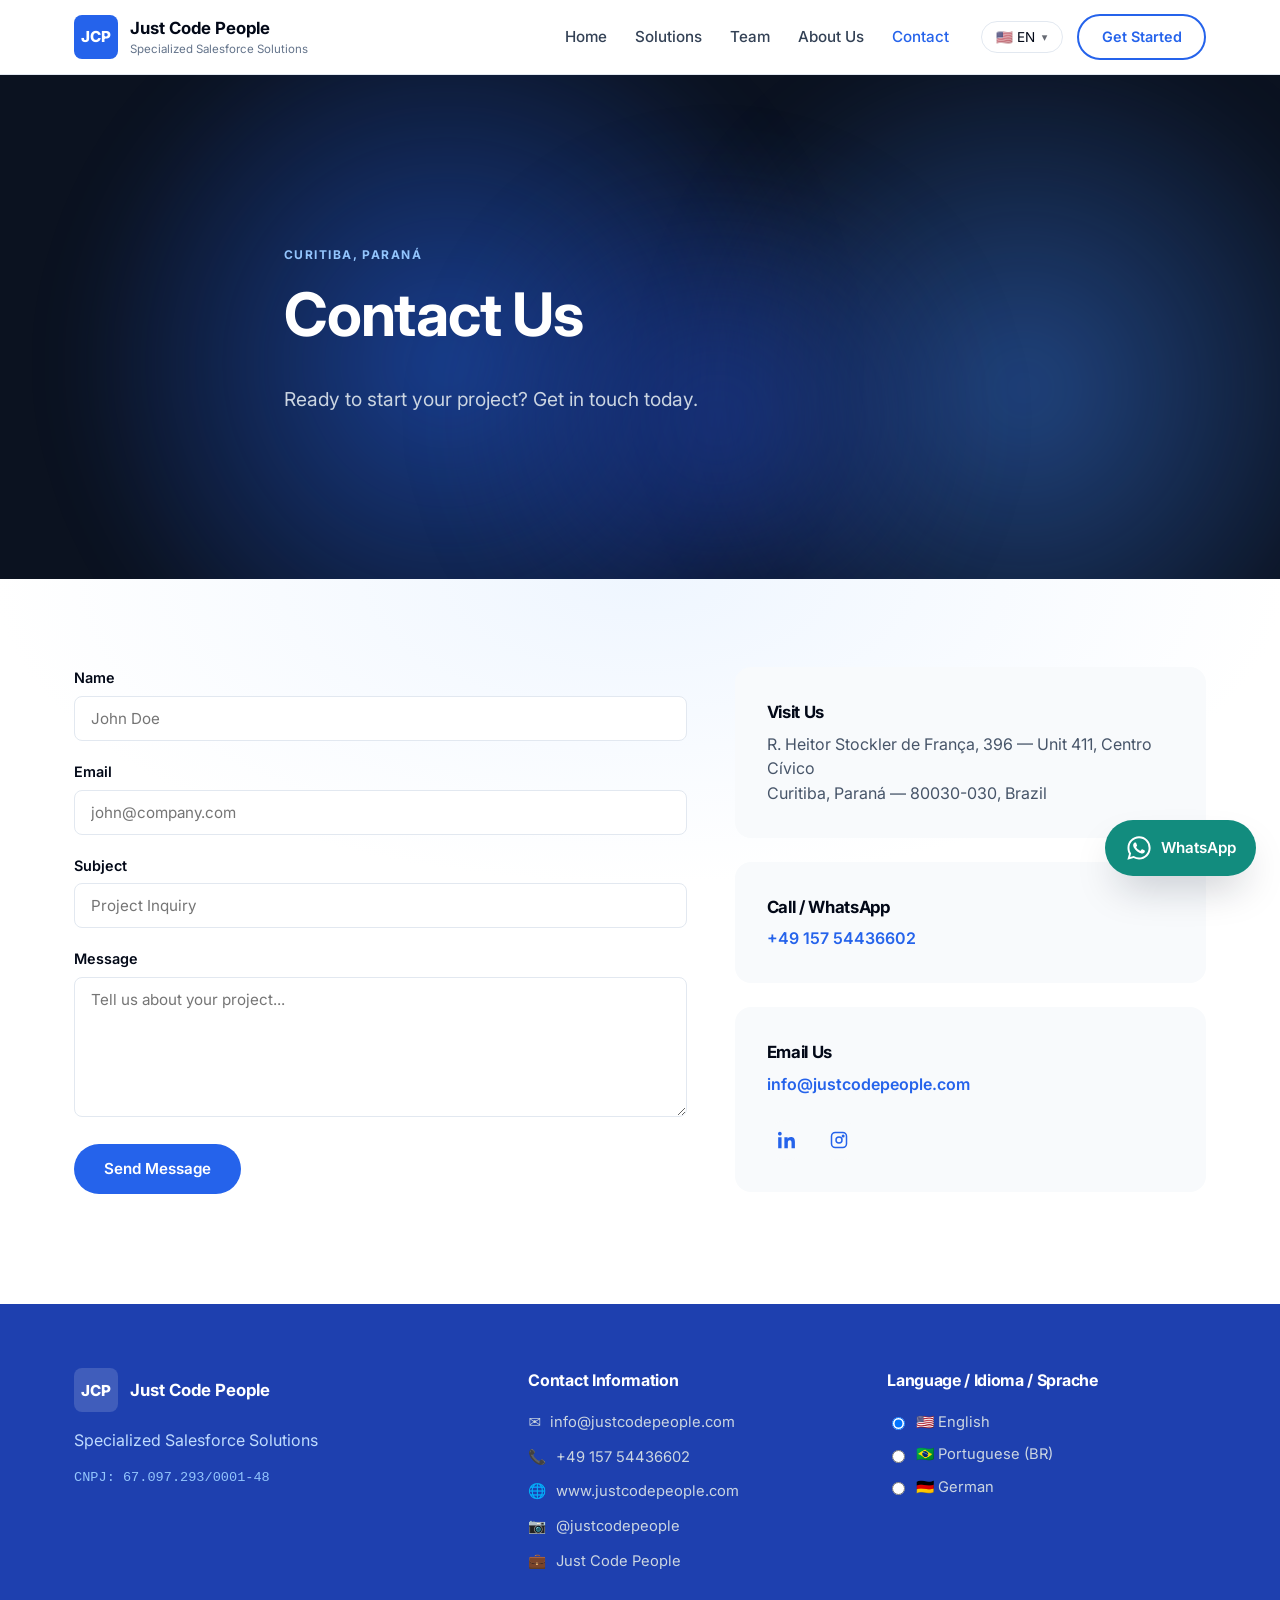
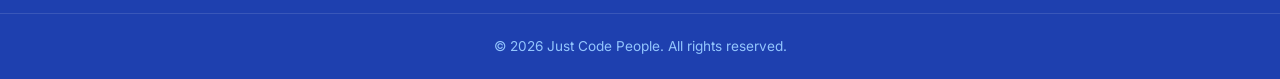
<file: contact.html>
<!DOCTYPE html>
<html lang="en">
<head>
  <meta charset="UTF-8" />
  <meta name="viewport" content="width=device-width, initial-scale=1.0" />
  <title>Contact Us | Just Code People</title>
  <meta name="description" content="Ready to start your project? Get in touch with Just Code People today." />
  <link rel="icon" type="image/svg+xml" href="data:image/svg+xml,<svg xmlns=%22http://www.w3.org/2000/svg%22 viewBox=%220 0 24 24%22><rect width=%2224%22 height=%2224%22 rx=%225%22 fill=%22%232563eb%22/><text x=%2212%22 y=%2216.5%22 font-family=%22Arial%22 font-size=%228%22 font-weight=%22700%22 fill=%22white%22 text-anchor=%22middle%22>JCP</text></svg>" />
  <link rel="preconnect" href="https://fonts.googleapis.com" />
  <link rel="preconnect" href="https://fonts.gstatic.com" crossorigin />
  <link rel="stylesheet" href="https://fonts.googleapis.com/css2?family=Inter:wght@300;400;500;600;700;800&display=swap" />
  <link rel="stylesheet" href="assets/css/style.css?v=b9a7a239" />
  <script type="application/ld+json">
  {
    "@context": "https://schema.org",
    "@type": "ContactPage",
    "name": "Contact Just Code People",
    "description": "Ready to start your project? Get in touch with Just Code People today.",
    "mainEntity": {
      "@type": "Organization",
      "name": "Just Code People",
      "email": "info@justcodepeople.com",
      "telephone": "+49 157 54436602",
      "taxID": "67.097.293/0001-48",
      "address": {
        "@type": "PostalAddress",
        "streetAddress": "R. Heitor Stockler de França, 396, unidade 411",
        "addressLocality": "Curitiba",
        "addressRegion": "PR",
        "postalCode": "80030-030",
        "addressCountry": "BR"
      },
      "contactPoint": {
        "@type": "ContactPoint",
        "contactType": "sales",
        "telephone": "+49 157 54436602",
        "email": "info@justcodepeople.com",
        "availableLanguage": [
          "en",
          "pt-BR",
          "de"
        ]
      }
    }
  }
  </script>
</head>
<body>

  <header class="site-header">
    <div class="container header-inner">
      <a href="index.html" class="logo">
        <span class="logo-badge">JCP</span>
        <span class="logo-text"><strong>Just Code People</strong><small>Specialized Salesforce Solutions</small></span>
      </a>
      <nav class="main-nav">
        <a href="index.html">Home</a>
        <a href="solutions.html">Solutions</a>
        <a href="team.html">Team</a>
        <a href="about.html">About Us</a>
        <a href="contact.html">Contact</a>
      </nav>
      <div class="header-actions">
        <button class="lang-switch" type="button">🇺🇸 EN</button>
        <a href="contact.html" class="btn-outline">Get Started</a>
      </div>
      <button class="nav-toggle" type="button" aria-label="Toggle menu">☰</button>
    </div>
  </header>

  <main>
    <section class="hero" id="hero">
      <div class="hero-glow hero-glow-1" aria-hidden="true"></div>
      <div class="hero-glow hero-glow-2" aria-hidden="true"></div>
      <div class="hero-glow hero-glow-3" aria-hidden="true"></div>
      <div class="container hero-inner">
        <span class="hero-eyebrow">Curitiba, Paraná</span>
        <h1>Contact Us</h1>
        <p class="lead">Ready to start your project? Get in touch today.</p>
      </div>
    </section>

    <section class="section section-aura">
      <div class="container contact-layout">
        <form id="contact-form">
          <div class="form-field">
            <label for="name">Name</label>
            <input type="text" id="name" name="name" placeholder="John Doe" required />
          </div>
          <div class="form-field">
            <label for="email">Email</label>
            <input type="email" id="email" name="email" placeholder="john@company.com" required />
          </div>
          <div class="form-field">
            <label for="subject">Subject</label>
            <input type="text" id="subject" name="subject" placeholder="Project Inquiry" required />
          </div>
          <div class="form-field">
            <label for="message">Message</label>
            <textarea id="message" name="message" placeholder="Tell us about your project..." required></textarea>
          </div>
          <!-- Honeypot: hidden from people, filled in by bots. See main.js. -->
          <input type="text" name="_gotcha" tabindex="-1" autocomplete="off" aria-hidden="true" style="position:absolute;left:-9999px;" />
          <button type="submit" class="btn btn-primary">Send Message</button>
          <p id="form-status" class="form-status"></p>
        </form>

        <div>
          <div class="contact-card">
            <h3>Visit Us</h3>
            <p>R. Heitor Stockler de França, 396 — Unit 411, Centro Cívico</p>
            <p>Curitiba, Paraná — 80030-030, Brazil</p>
          </div>
          <div class="contact-card">
            <h3>Call / WhatsApp</h3>
            <p><a href="https://wa.me/4915754436602" class="btn-link">+49 157 54436602</a></p>
          </div>
          <div class="contact-card">
            <h3>Email Us</h3>
            <p><a href="mailto:info@justcodepeople.com" class="btn-link">info@justcodepeople.com</a></p>
            <div class="contact-social">
              <a href="https://www.linkedin.com/company/just-code-people/" aria-label="LinkedIn">
                <svg width="18" height="18" viewBox="0 0 24 24" fill="currentColor"><path d="M4.98 3.5C4.98 4.88 3.87 6 2.5 6S0 4.88 0 3.5 1.12 1 2.5 1s2.48 1.12 2.48 2.5zM.24 8.25h4.5V23H.24V8.25zM8.5 8.25h4.32v2.02h.06c.6-1.14 2.07-2.34 4.26-2.34 4.56 0 5.4 3 5.4 6.9V23h-4.5v-6.86c0-1.64-.03-3.75-2.29-3.75-2.29 0-2.64 1.79-2.64 3.63V23H8.5V8.25z"/></svg>
              </a>
              <a href="https://www.instagram.com/justcodepeople/" aria-label="Instagram">
                <svg width="18" height="18" viewBox="0 0 24 24" fill="none" stroke="currentColor" stroke-width="2"><rect x="2" y="2" width="20" height="20" rx="5"/><circle cx="12" cy="12" r="4"/><circle cx="17.5" cy="6.5" r="1"/></svg>
              </a>
            </div>
          </div>
        </div>
      </div>
    </section>
  </main>

  <footer class="site-footer">
    <div class="container footer-top">
      <div class="footer-brand">
        <a href="index.html" class="logo">
          <span class="logo-badge">JCP</span>
          <span class="logo-text"><strong>Just Code People</strong></span>
        </a>
        <p class="tagline">Specialized Salesforce Solutions</p>
        <p class="cnpj">CNPJ: 67.097.293/0001-48</p>
      </div>
      <div>
        <h4>Contact Information</h4>
        <ul class="footer-list">
          <li>✉️ <a href="mailto:info@justcodepeople.com">info@justcodepeople.com</a></li>
          <li>📞 <a href="https://wa.me/4915754436602">+49 157 54436602</a></li>
          <li>🌐 <a href="https://www.justcodepeople.com">www.justcodepeople.com</a></li>
          <li>📷 <a href="https://www.instagram.com/justcodepeople/">@justcodepeople</a></li>
          <li>💼 <a href="https://www.linkedin.com/company/just-code-people/">Just Code People</a></li>
        </ul>
      </div>
      <div>
        <h4>Language / Idioma / Sprache</h4>
        <div class="lang-options">
          <label><input type="radio" name="lang" data-lang-select value="en" checked /> 🇺🇸 English</label>
          <label><input type="radio" name="lang" data-lang-select value="pt" /> 🇧🇷 Portuguese (BR)</label>
          <label><input type="radio" name="lang" data-lang-select value="de" /> 🇩🇪 German</label>
        </div>
      </div>
    </div>
    <div class="footer-bottom">© 2026 Just Code People. All rights reserved.</div>
  </footer>

  <!-- Floating WhatsApp button (same block on every page). The company number appears in 2 places:
       the footer link and this button's href (assets/js/main.js?v=bce6a314 rebuilds the href per language
       from this one; keep both in sync when changing the number). -->
  <a class="whatsapp-float" href="https://wa.me/4915754436602?text=Hello%21%20I%20would%20like%20to%20know%20more%20about%20Just%20Code%20People%27s%20Salesforce%20solutions." data-wa-number="4915754436602" data-wa-text="Hello! I would like to know more about Just Code People's Salesforce solutions." target="_blank" rel="noopener noreferrer" aria-label="Chat with us on WhatsApp" title="Chat with us on WhatsApp">
    <svg viewBox="0 0 24 24" width="28" height="28" aria-hidden="true" focusable="false"><path fill="currentColor" d="M12.04 2C6.58 2 2.13 6.45 2.13 11.91c0 1.75.46 3.45 1.32 4.95L2.05 22l5.25-1.38a9.9 9.9 0 0 0 4.74 1.21h.01c5.46 0 9.91-4.45 9.91-9.91 0-2.65-1.03-5.14-2.9-7.01A9.82 9.82 0 0 0 12.04 2zm0 18.15h-.01a8.2 8.2 0 0 1-4.19-1.15l-.3-.18-3.12.82.83-3.04-.2-.31a8.2 8.2 0 0 1-1.26-4.38c0-4.54 3.7-8.23 8.24-8.23 2.2 0 4.27.86 5.82 2.42a8.18 8.18 0 0 1 2.41 5.82c0 4.54-3.7 8.23-8.22 8.23zm4.52-6.16c-.25-.12-1.47-.73-1.7-.82-.23-.08-.39-.12-.56.12-.17.25-.64.82-.78.98-.14.17-.29.19-.54.06-.25-.12-1.05-.39-2-1.23-.74-.66-1.24-1.47-1.38-1.72-.15-.25-.02-.38.11-.5.11-.11.25-.29.37-.43.12-.15.17-.25.25-.41.08-.17.04-.31-.02-.43-.06-.12-.56-1.34-.76-1.84-.2-.48-.4-.42-.56-.43h-.48c-.17 0-.43.06-.66.31-.23.25-.87.85-.87 2.07 0 1.22.89 2.4 1.01 2.56.12.17 1.75 2.67 4.23 3.74.59.26 1.05.41 1.41.52.59.19 1.13.16 1.56.1.48-.07 1.47-.6 1.67-1.18.21-.58.21-1.07.14-1.18-.06-.1-.23-.16-.48-.29z"/></svg>
    <span class="whatsapp-float-label" translate="no">WhatsApp</span>
  </a>

  <script src="assets/js/i18n.js?v=2c0ad064"></script>
  <script src="assets/js/main.js?v=bce6a314"></script>
</body>
</html>
</file>
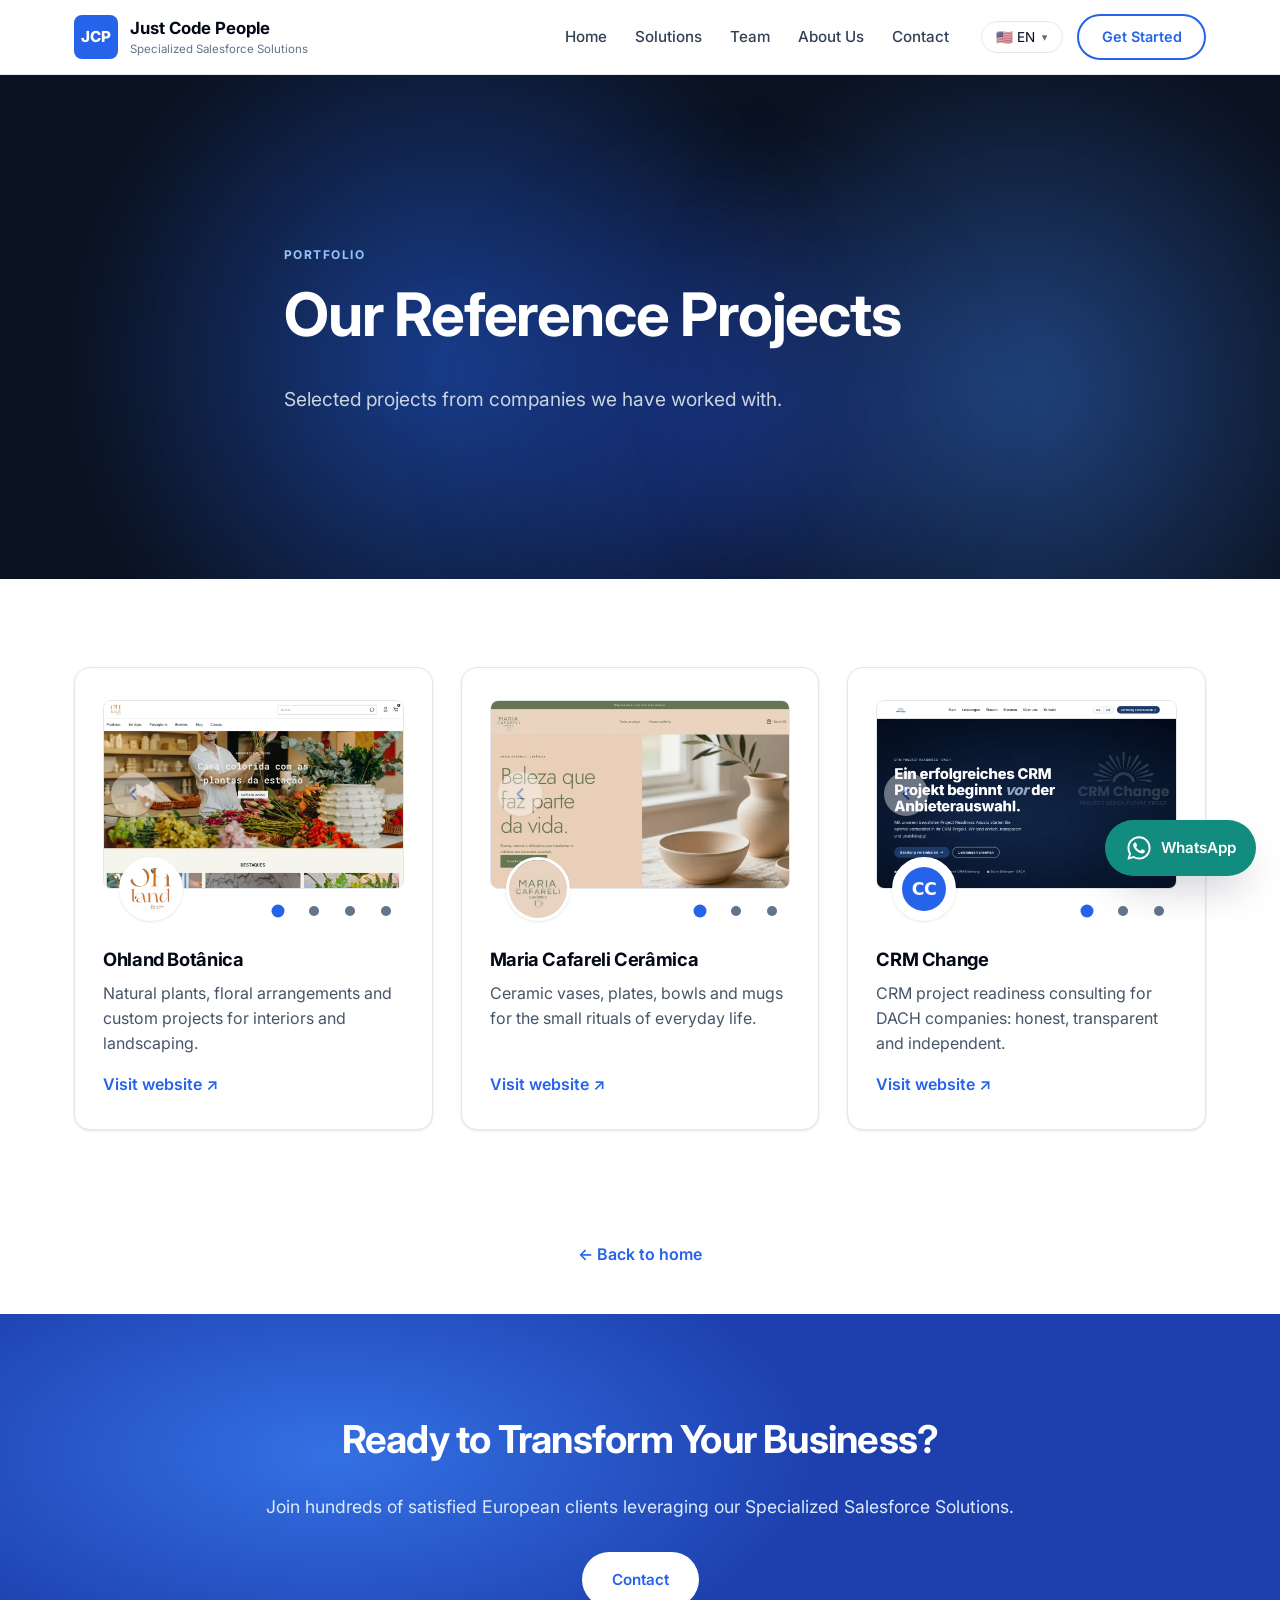
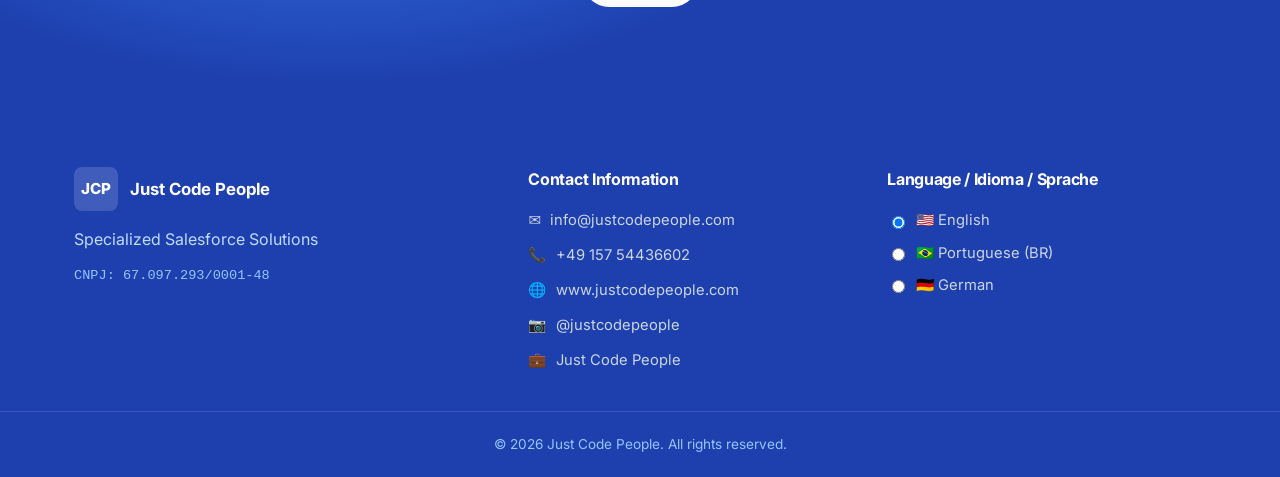
<file: portfolio.html>
<!DOCTYPE html>
<html lang="en">
<head>
  <meta charset="UTF-8" />
  <meta name="viewport" content="width=device-width, initial-scale=1.0" />
  <title>Portfolio | Just Code People</title>
  <meta name="description" content="Reference projects from companies Just Code People has worked with." />
  <link rel="icon" type="image/svg+xml" href="data:image/svg+xml,<svg xmlns=%22http://www.w3.org/2000/svg%22 viewBox=%220 0 24 24%22><rect width=%2224%22 height=%2224%22 rx=%225%22 fill=%22%232563eb%22/><text x=%2212%22 y=%2216.5%22 font-family=%22Arial%22 font-size=%228%22 font-weight=%22700%22 fill=%22white%22 text-anchor=%22middle%22>JCP</text></svg>" />
  <link rel="preconnect" href="https://fonts.googleapis.com" />
  <link rel="preconnect" href="https://fonts.gstatic.com" crossorigin />
  <link rel="stylesheet" href="https://fonts.googleapis.com/css2?family=Inter:wght@300;400;500;600;700;800&display=swap" />
  <link rel="stylesheet" href="assets/css/style.css?v=b9a7a239" />
</head>
<body>

  <header class="site-header">
    <div class="container header-inner">
      <a href="index.html" class="logo">
        <span class="logo-badge">JCP</span>
        <span class="logo-text"><strong>Just Code People</strong><small>Specialized Salesforce Solutions</small></span>
      </a>
      <nav class="main-nav">
        <a href="index.html">Home</a>
        <a href="solutions.html">Solutions</a>
        <a href="team.html">Team</a>
        <a href="about.html">About Us</a>
        <a href="contact.html">Contact</a>
      </nav>
      <div class="header-actions">
        <button class="lang-switch" type="button">🇺🇸 EN</button>
        <a href="contact.html" class="btn-outline">Get Started</a>
      </div>
      <button class="nav-toggle" type="button" aria-label="Toggle menu">☰</button>
    </div>
  </header>

  <main>
    <section class="hero" id="hero">
      <div class="hero-glow hero-glow-1" aria-hidden="true"></div>
      <div class="hero-glow hero-glow-2" aria-hidden="true"></div>
      <div class="hero-glow hero-glow-3" aria-hidden="true"></div>
      <div class="container hero-inner">
        <span class="hero-eyebrow">Portfolio</span>
        <h1>Our Reference Projects</h1>
        <p class="lead">Selected projects from companies we have worked with.</p>
      </div>
    </section>

    <section class="section">
      <div class="container">
        <!-- TO ADD A PROJECT: copy one whole <article class="card project-card"> below, paste it at the end
             of this grid and change: id (unique, kebab-case; used by portfolio.html#id links), the h3 name,
             the p description and the website href. Remember to add the new texts to
             assets/js/i18n.js?v=2c0ad064 (pt and de). The grid reflows by itself.

             Preview = carousel of 3 to 4 public pages of the client site (home top + inner pages such as
             shop, product page, services/plans). Capture at 1440x810, save as WebP 1200px wide (<150KB each)
             in assets/images/projects/previews/<slug>-1.webp, <slug>-2.webp... Close cookie banners and
             popups, never edit the images. Slide structure (keep the data-* attributes; main.js wires
             buttons, dots and keyboard, no autoplay):

             <div class="carousel carousel--preview" role="region" aria-label="NAME website screenshots" data-carousel data-dot-label="Go to screenshot">
               <div class="carousel-stage">
                 <div class="carousel-track" tabindex="0">
                   <figure class="carousel-slide"><img src="...-1.webp" alt="specific description of this page" /></figure>
                   <figure class="carousel-slide"><img src="...-2.webp" alt="..." loading="lazy" /></figure>
                 </div>
                 <button class="carousel-btn carousel-prev" type="button" aria-label="Previous screenshot">svg</button>
                 <button class="carousel-btn carousel-next" type="button" aria-label="Next screenshot">svg</button>
                 <img class="project-avatar" src="logo" alt="NAME logo" loading="lazy" />
               </div>
               <div class="carousel-dots" aria-label="Choose a screenshot"></div>
             </div>

             Avatar (logo "profile picture", half over the preview): square or badge logos use
             .project-avatar (contain, with padding); a square logo that already has its own background and
             fills the frame (e.g. the beige Maria Cafareli JPG) adds .project-avatar--cover. Never put
             width/height on the <img>. Only the first slide is eager, the others are loading="lazy".
             The slides are not links: the "Visit website" link at the base of the card is the only link.
             Every alt/aria-label needs pt and de keys (the dots label is built by main.js from data-dot-label).

             Optional "What we did" / "Result" block: paste it between the description and
             the "Visit website" link ONLY when the real content exists (never leave it empty):

             <div class="project-details">
               <h4>What we did</h4>
               <ul>
                 <li>Short item 1</li>
                 <li>Short item 2</li>
               </ul>
               <h4>Result</h4>
               <p>One sentence with the real result.</p>
             </div>
             Omit the whole <div> (or just the Result h4 + p, or the list) when there is no data. -->
        <div class="grid portfolio-grid">
          <article class="card project-card" id="ohland-botanica">
            <div class="carousel carousel--preview" role="region" aria-label="Ohland Botânica website screenshots" data-carousel data-dot-label="Go to screenshot">
              <div class="carousel-stage">
                <div class="carousel-track" tabindex="0">
                  <figure class="carousel-slide">
                    <img src="assets/images/projects/previews/ohland-botanica-1.webp" alt="Ohland Botânica homepage with a banner of seasonal flower arrangements" />
                  </figure>
                  <figure class="carousel-slide">
                    <img src="assets/images/projects/previews/ohland-botanica-2.webp" alt="Ohland Botânica plants page listing potted plants and table centerpieces" loading="lazy" />
                  </figure>
                  <figure class="carousel-slide">
                    <img src="assets/images/projects/previews/ohland-botanica-3.webp" alt="Ohland Botânica product page for a Philodendron in a ceramic pot" loading="lazy" />
                  </figure>
                  <figure class="carousel-slide">
                    <img src="assets/images/projects/previews/ohland-botanica-4.webp" alt="Ohland Botânica landscaping page with a glass vase of red flowers" loading="lazy" />
                  </figure>
                </div>
                <button class="carousel-btn carousel-prev" type="button" aria-label="Previous screenshot"><svg viewBox="0 0 24 24" fill="none" stroke="currentColor" stroke-width="2.5" stroke-linecap="round" stroke-linejoin="round" aria-hidden="true"><polyline points="15 18 9 12 15 6"/></svg></button>
                <button class="carousel-btn carousel-next" type="button" aria-label="Next screenshot"><svg viewBox="0 0 24 24" fill="none" stroke="currentColor" stroke-width="2.5" stroke-linecap="round" stroke-linejoin="round" aria-hidden="true"><polyline points="9 18 15 12 9 6"/></svg></button>
                <img class="project-avatar" src="assets/images/projects/ohland-botanica-crop.png" alt="Ohland Botânica logo" loading="lazy" />
              </div>
              <div class="carousel-dots" aria-label="Choose a screenshot"></div>
            </div>
            <h3>Ohland Botânica</h3>
            <p>Natural plants, floral arrangements and custom projects for interiors and landscaping.</p>
            <a href="https://www.ohlandbotanica.com/" class="btn-link" target="_blank" rel="noopener noreferrer">Visit website ↗</a>
          </article>
          <article class="card project-card" id="maria-cafareli">
            <div class="carousel carousel--preview" role="region" aria-label="Maria Cafareli Cerâmica website screenshots" data-carousel data-dot-label="Go to screenshot">
              <div class="carousel-stage">
                <div class="carousel-track" tabindex="0">
                  <figure class="carousel-slide">
                    <img src="assets/images/projects/previews/maria-cafareli-1.webp" alt="Maria Cafareli Cerâmica homepage with a ceramic pitcher and bowl on a table" />
                  </figure>
                  <figure class="carousel-slide">
                    <img src="assets/images/projects/previews/maria-cafareli-2.webp" alt="Maria Cafareli Cerâmica shop page with category filters and ceramic vases" loading="lazy" />
                  </figure>
                  <figure class="carousel-slide">
                    <img src="assets/images/projects/previews/maria-cafareli-3.webp" alt="Maria Cafareli Cerâmica product page for the Lotus G vase" loading="lazy" />
                  </figure>
                </div>
                <button class="carousel-btn carousel-prev" type="button" aria-label="Previous screenshot"><svg viewBox="0 0 24 24" fill="none" stroke="currentColor" stroke-width="2.5" stroke-linecap="round" stroke-linejoin="round" aria-hidden="true"><polyline points="15 18 9 12 15 6"/></svg></button>
                <button class="carousel-btn carousel-next" type="button" aria-label="Next screenshot"><svg viewBox="0 0 24 24" fill="none" stroke="currentColor" stroke-width="2.5" stroke-linecap="round" stroke-linejoin="round" aria-hidden="true"><polyline points="9 18 15 12 9 6"/></svg></button>
                <img class="project-avatar project-avatar--cover" src="assets/images/projects/maria-cafareli.jpg" alt="Maria Cafareli Cerâmica logo" loading="lazy" />
              </div>
              <div class="carousel-dots" aria-label="Choose a screenshot"></div>
            </div>
            <h3>Maria Cafareli Cerâmica</h3>
            <p>Ceramic vases, plates, bowls and mugs for the small rituals of everyday life.</p>
            <a href="https://mariacafareli.com.br/" class="btn-link" target="_blank" rel="noopener noreferrer">Visit website ↗</a>
          </article>
          <article class="card project-card" id="crm-change">
            <div class="carousel carousel--preview" role="region" aria-label="CRM Change website screenshots" data-carousel data-dot-label="Go to screenshot">
              <div class="carousel-stage">
                <div class="carousel-track" tabindex="0">
                  <figure class="carousel-slide">
                    <img src="assets/images/projects/previews/crm-change-1.webp" alt="CRM Change homepage with a headline about starting a CRM project before choosing a vendor" />
                  </figure>
                  <figure class="carousel-slide">
                    <img src="assets/images/projects/previews/crm-change-2.webp" alt="CRM Change services section with three readiness check packages" loading="lazy" />
                  </figure>
                  <figure class="carousel-slide">
                    <img src="assets/images/projects/previews/crm-change-3.webp" alt="CRM Change section with three reasons to work together" loading="lazy" />
                  </figure>
                </div>
                <button class="carousel-btn carousel-prev" type="button" aria-label="Previous screenshot"><svg viewBox="0 0 24 24" fill="none" stroke="currentColor" stroke-width="2.5" stroke-linecap="round" stroke-linejoin="round" aria-hidden="true"><polyline points="15 18 9 12 15 6"/></svg></button>
                <button class="carousel-btn carousel-next" type="button" aria-label="Next screenshot"><svg viewBox="0 0 24 24" fill="none" stroke="currentColor" stroke-width="2.5" stroke-linecap="round" stroke-linejoin="round" aria-hidden="true"><polyline points="9 18 15 12 9 6"/></svg></button>
                <img class="project-avatar" src="assets/images/projects/crm-change-badge.svg" alt="CRM Change logo" loading="lazy" />
              </div>
              <div class="carousel-dots" aria-label="Choose a screenshot"></div>
            </div>
            <h3>CRM Change</h3>
            <p>CRM project readiness consulting for DACH companies: honest, transparent and independent.</p>
            <a href="https://crm.justcodepeople.com/" class="btn-link" target="_blank" rel="noopener noreferrer">Visit website ↗</a>
          </article>
        </div>
      </div>
    </section>

    <div class="container section-actions portfolio-back">
      <a href="index.html" class="btn-link">← Back to home</a>
    </div>

    <section class="cta-band">
      <div class="container">
        <h2>Ready to Transform Your Business?</h2>
        <p>Join hundreds of satisfied European clients leveraging our Specialized Salesforce Solutions.</p>
        <a href="contact.html" class="btn btn-white">Contact</a>
      </div>
    </section>
  </main>


  <footer class="site-footer">
    <div class="container footer-top">
      <div class="footer-brand">
        <a href="index.html" class="logo">
          <span class="logo-badge">JCP</span>
          <span class="logo-text"><strong>Just Code People</strong></span>
        </a>
        <p class="tagline">Specialized Salesforce Solutions</p>
        <p class="cnpj">CNPJ: 67.097.293/0001-48</p>
      </div>
      <div>
        <h4>Contact Information</h4>
        <ul class="footer-list">
          <li>✉️ <a href="mailto:info@justcodepeople.com">info@justcodepeople.com</a></li>
          <li>📞 <a href="https://wa.me/4915754436602">+49 157 54436602</a></li>
          <li>🌐 <a href="https://www.justcodepeople.com">www.justcodepeople.com</a></li>
          <li>📷 <a href="https://www.instagram.com/justcodepeople/">@justcodepeople</a></li>
          <li>💼 <a href="https://www.linkedin.com/company/just-code-people/">Just Code People</a></li>
        </ul>
      </div>
      <div>
        <h4>Language / Idioma / Sprache</h4>
        <div class="lang-options">
          <label><input type="radio" name="lang" data-lang-select value="en" checked /> 🇺🇸 English</label>
          <label><input type="radio" name="lang" data-lang-select value="pt" /> 🇧🇷 Portuguese (BR)</label>
          <label><input type="radio" name="lang" data-lang-select value="de" /> 🇩🇪 German</label>
        </div>
      </div>
    </div>
    <div class="footer-bottom">© 2026 Just Code People. All rights reserved.</div>
  </footer>

  <!-- Floating WhatsApp button (same block on every page). The company number appears in 2 places:
       the footer link and this button's href (assets/js/main.js?v=bce6a314 rebuilds the href per language
       from this one; keep both in sync when changing the number). -->
  <a class="whatsapp-float" href="https://wa.me/4915754436602?text=Hello%21%20I%20would%20like%20to%20know%20more%20about%20Just%20Code%20People%27s%20Salesforce%20solutions." data-wa-number="4915754436602" data-wa-text="Hello! I would like to know more about Just Code People's Salesforce solutions." target="_blank" rel="noopener noreferrer" aria-label="Chat with us on WhatsApp" title="Chat with us on WhatsApp">
    <svg viewBox="0 0 24 24" width="28" height="28" aria-hidden="true" focusable="false"><path fill="currentColor" d="M12.04 2C6.58 2 2.13 6.45 2.13 11.91c0 1.75.46 3.45 1.32 4.95L2.05 22l5.25-1.38a9.9 9.9 0 0 0 4.74 1.21h.01c5.46 0 9.91-4.45 9.91-9.91 0-2.65-1.03-5.14-2.9-7.01A9.82 9.82 0 0 0 12.04 2zm0 18.15h-.01a8.2 8.2 0 0 1-4.19-1.15l-.3-.18-3.12.82.83-3.04-.2-.31a8.2 8.2 0 0 1-1.26-4.38c0-4.54 3.7-8.23 8.24-8.23 2.2 0 4.27.86 5.82 2.42a8.18 8.18 0 0 1 2.41 5.82c0 4.54-3.7 8.23-8.22 8.23zm4.52-6.16c-.25-.12-1.47-.73-1.7-.82-.23-.08-.39-.12-.56.12-.17.25-.64.82-.78.98-.14.17-.29.19-.54.06-.25-.12-1.05-.39-2-1.23-.74-.66-1.24-1.47-1.38-1.72-.15-.25-.02-.38.11-.5.11-.11.25-.29.37-.43.12-.15.17-.25.25-.41.08-.17.04-.31-.02-.43-.06-.12-.56-1.34-.76-1.84-.2-.48-.4-.42-.56-.43h-.48c-.17 0-.43.06-.66.31-.23.25-.87.85-.87 2.07 0 1.22.89 2.4 1.01 2.56.12.17 1.75 2.67 4.23 3.74.59.26 1.05.41 1.41.52.59.19 1.13.16 1.56.1.48-.07 1.47-.6 1.67-1.18.21-.58.21-1.07.14-1.18-.06-.1-.23-.16-.48-.29z"/></svg>
    <span class="whatsapp-float-label" translate="no">WhatsApp</span>
  </a>

  <script src="assets/js/i18n.js?v=2c0ad064"></script>
  <script src="assets/js/main.js?v=bce6a314"></script>
</body>
</html>
</file>
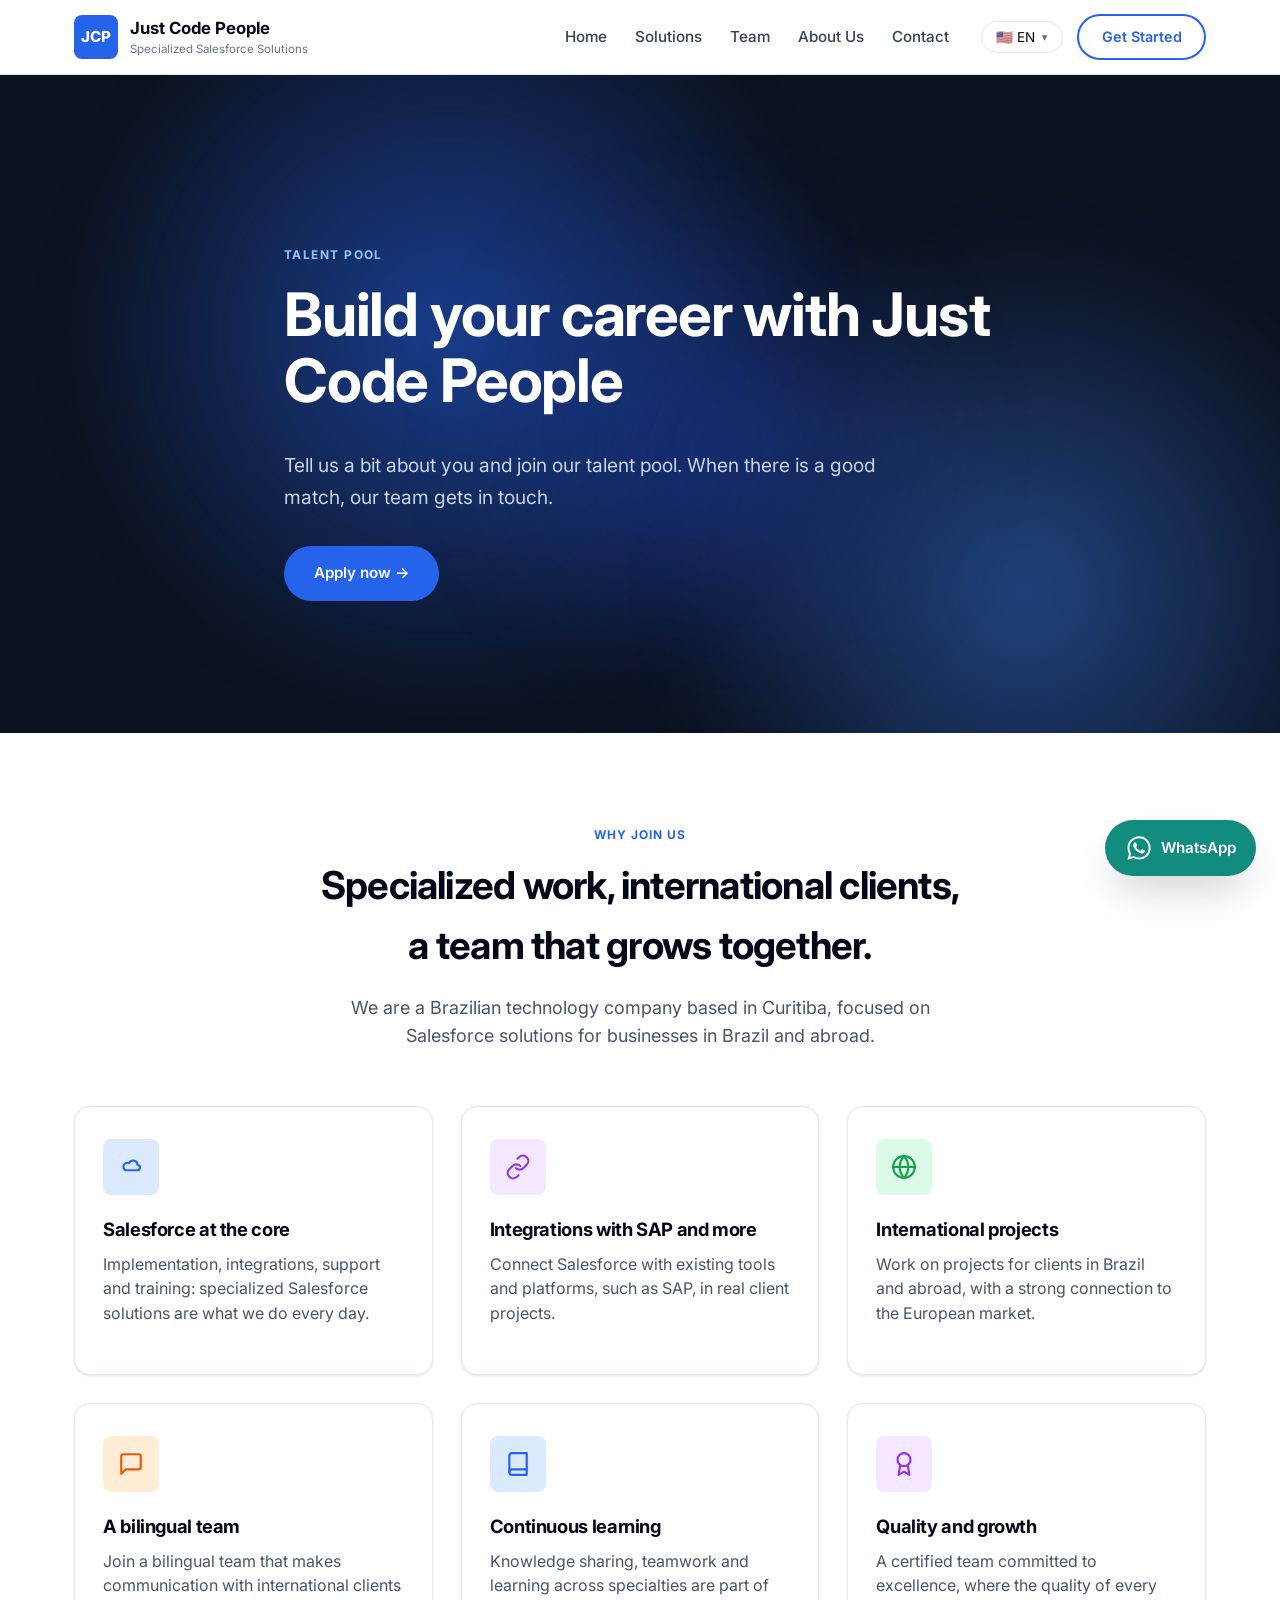
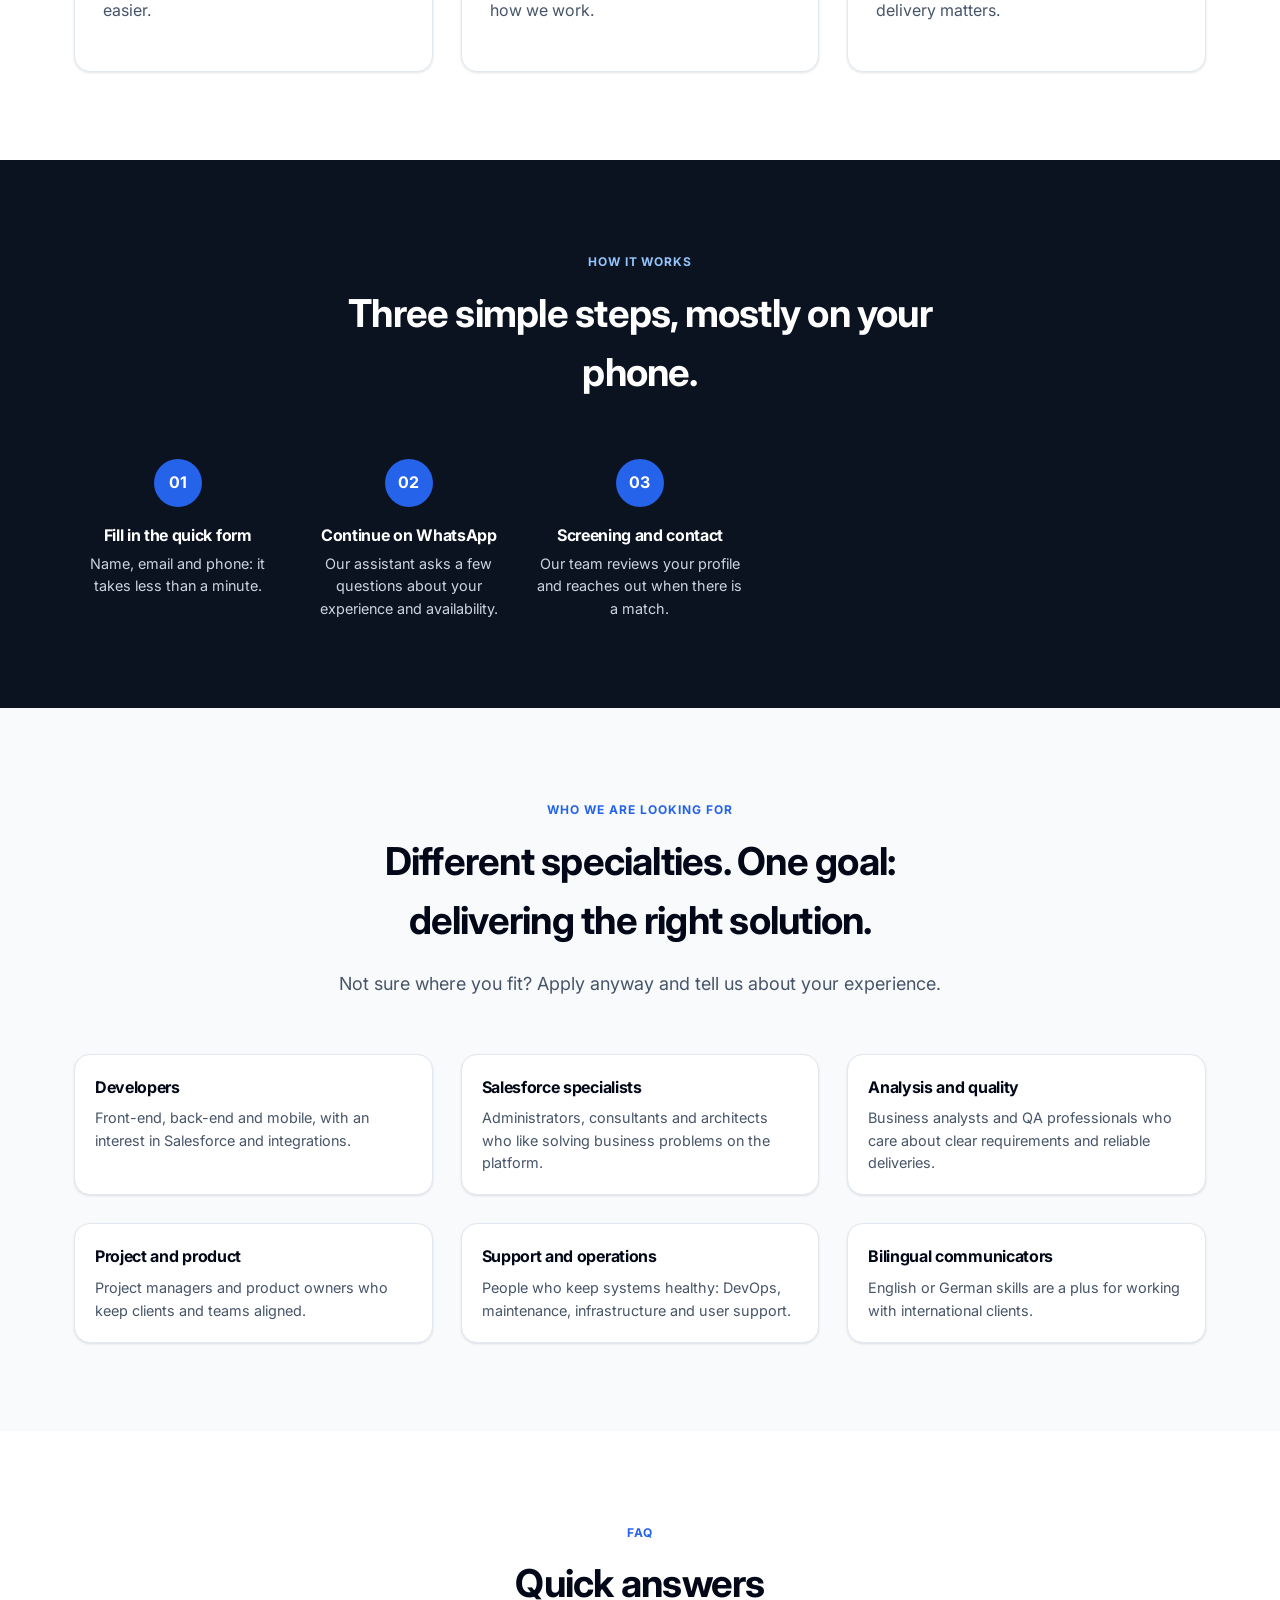
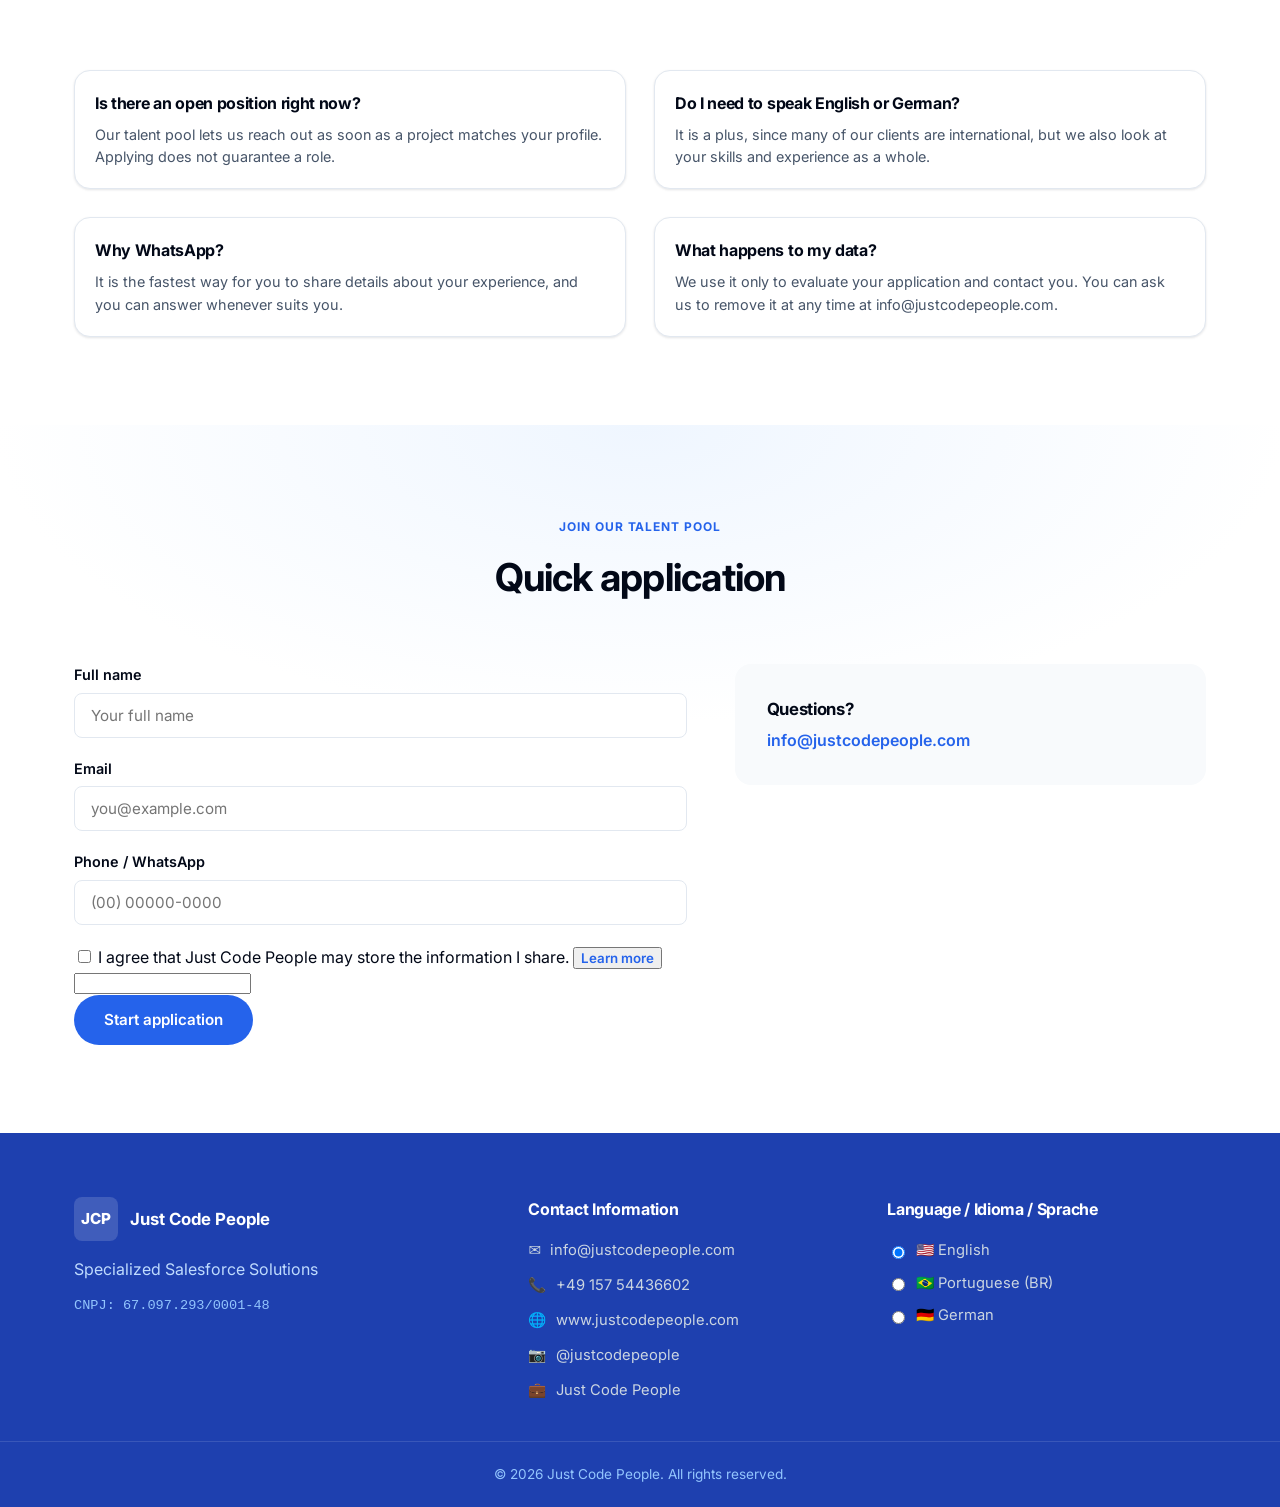
<file: talent.html>
<!DOCTYPE html>
<html lang="en">
<head>
  <meta charset="UTF-8" />
  <meta name="viewport" content="width=device-width, initial-scale=1.0" />
  <title>Join Our Talent Pool | Just Code People</title>
  <meta name="description" content="Join the Just Code People talent pool: Salesforce and integration projects for clients in Brazil and abroad. Fill in a quick form and continue on WhatsApp." />
  <link rel="icon" type="image/svg+xml" href="data:image/svg+xml,<svg xmlns=%22http://www.w3.org/2000/svg%22 viewBox=%220 0 24 24%22><rect width=%2224%22 height=%2224%22 rx=%225%22 fill=%22%232563eb%22/><text x=%2212%22 y=%2216.5%22 font-family=%22Arial%22 font-size=%228%22 font-weight=%22700%22 fill=%22white%22 text-anchor=%22middle%22>JCP</text></svg>" />
  <link rel="preconnect" href="https://fonts.googleapis.com" />
  <link rel="preconnect" href="https://fonts.gstatic.com" crossorigin />
  <link rel="stylesheet" href="https://fonts.googleapis.com/css2?family=Inter:wght@300;400;500;600;700;800&display=swap" />
  <link rel="stylesheet" href="assets/css/style.css?v=79469736" />
  </head>
<body>

  <header class="site-header">
    <div class="container header-inner">
      <a href="index.html" class="logo">
        <span class="logo-badge">JCP</span>
        <span class="logo-text"><strong>Just Code People</strong><small>Specialized Salesforce Solutions</small></span>
      </a>
      <nav class="main-nav">
        <a href="index.html">Home</a>
        <a href="solutions.html">Solutions</a>
        <a href="team.html">Team</a>
        <a href="about.html">About Us</a>
        <a href="contact.html">Contact</a>
      </nav>
      <div class="header-actions">
        <button class="lang-switch" type="button">🇺🇸 EN</button>
        <a href="contact.html" class="btn-outline">Get Started</a>
      </div>
      <button class="nav-toggle" type="button" aria-label="Toggle menu">☰</button>
    </div>
  </header>

  <main>
    <section class="hero" id="hero">
      <div class="hero-glow hero-glow-1" aria-hidden="true"></div>
      <div class="hero-glow hero-glow-2" aria-hidden="true"></div>
      <div class="hero-glow hero-glow-3" aria-hidden="true"></div>
      <div class="container hero-inner">
        <span class="hero-eyebrow">Talent pool</span>
        <h1>Build your career with Just Code People</h1>
        <p class="lead">Tell us a bit about you and join our talent pool. When there is a good match, our team gets in touch.</p>
        <div class="hero-actions">
          <a href="#apply" class="btn btn-primary">Apply now →</a>
        </div>
      </div>
    </section>

    <!-- Why join -->
    <section class="section">
      <div class="container">
        <div class="section-head">
          <span class="eyebrow">Why join us</span>
          <h2>Specialized work, international clients, a team that grows together.</h2>
          <p>We are a Brazilian technology company based in Curitiba, focused on Salesforce solutions for businesses in Brazil and abroad.</p>
        </div>
        <div class="grid grid-3">
          <div class="card">
            <div class="icon-tile blue"><svg viewBox="0 0 24 24" fill="none" stroke="currentColor" stroke-width="2" stroke-linecap="round" stroke-linejoin="round" aria-hidden="true"><path d="M18 10a4 4 0 0 0-7.7-1.5A3.5 3.5 0 1 0 7 15h10.5a2.5 2.5 0 0 0 .5-5z"/></svg></div>
            <h3>Salesforce at the core</h3>
            <p>Implementation, integrations, support and training: specialized Salesforce solutions are what we do every day.</p>
          </div>
          <div class="card">
            <div class="icon-tile purple"><svg viewBox="0 0 24 24" fill="none" stroke="currentColor" stroke-width="2" stroke-linecap="round" stroke-linejoin="round" aria-hidden="true"><path d="M10 13a5 5 0 0 0 7.07 0l3-3a5 5 0 0 0-7.07-7.07l-1.5 1.5"/><path d="M14 11a5 5 0 0 0-7.07 0l-3 3a5 5 0 0 0 7.07 7.07l1.5-1.5"/></svg></div>
            <h3>Integrations with SAP and more</h3>
            <p>Connect Salesforce with existing tools and platforms, such as SAP, in real client projects.</p>
          </div>
          <div class="card">
            <div class="icon-tile green"><svg viewBox="0 0 24 24" fill="none" stroke="currentColor" stroke-width="2" stroke-linecap="round" stroke-linejoin="round" aria-hidden="true"><circle cx="12" cy="12" r="10"/><path d="M2 12h20"/><path d="M12 2a15.3 15.3 0 0 1 4 10 15.3 15.3 0 0 1-4 10 15.3 15.3 0 0 1-4-10 15.3 15.3 0 0 1 4-10z"/></svg></div>
            <h3>International projects</h3>
            <p>Work on projects for clients in Brazil and abroad, with a strong connection to the European market.</p>
          </div>
          <div class="card">
            <div class="icon-tile orange"><svg viewBox="0 0 24 24" fill="none" stroke="currentColor" stroke-width="2" stroke-linecap="round" stroke-linejoin="round" aria-hidden="true"><path d="M21 15a2 2 0 0 1-2 2H7l-4 4V5a2 2 0 0 1 2-2h14a2 2 0 0 1 2 2z"/></svg></div>
            <h3>A bilingual team</h3>
            <p>Join a bilingual team that makes communication with international clients easier.</p>
          </div>
          <div class="card">
            <div class="icon-tile blue"><svg viewBox="0 0 24 24" fill="none" stroke="currentColor" stroke-width="2" stroke-linecap="round" stroke-linejoin="round" aria-hidden="true"><path d="M4 19.5A2.5 2.5 0 0 1 6.5 17H20"/><path d="M6.5 2H20v20H6.5A2.5 2.5 0 0 1 4 19.5v-15A2.5 2.5 0 0 1 6.5 2z"/></svg></div>
            <h3>Continuous learning</h3>
            <p>Knowledge sharing, teamwork and learning across specialties are part of how we work.</p>
          </div>
          <div class="card">
            <div class="icon-tile purple"><svg viewBox="0 0 24 24" fill="none" stroke="currentColor" stroke-width="2" stroke-linecap="round" stroke-linejoin="round" aria-hidden="true"><circle cx="12" cy="8" r="6"/><path d="M15.48 12.89 17 22l-5-3-5 3 1.52-9.11"/></svg></div>
            <h3>Quality and growth</h3>
            <p>A certified team committed to excellence, where the quality of every delivery matters.</p>
          </div>
        </div>
      </div>
    </section>

    <!-- How it works -->
    <section class="section section-dark">
      <div class="container">
        <div class="section-head">
          <span class="eyebrow">How it works</span>
          <h2>Three simple steps, mostly on your phone.</h2>
        </div>
        <ol class="process-steps process-steps--3">
          <li class="process-step">
            <span class="process-step-num">01</span>
            <div><h3>Fill in the quick form</h3><p>Name, email and phone: it takes less than a minute.</p></div>
          </li>
          <li class="process-step">
            <span class="process-step-num">02</span>
            <div><h3>Continue on WhatsApp</h3><p>Our assistant asks a few questions about your experience and availability.</p></div>
          </li>
          <li class="process-step">
            <span class="process-step-num">03</span>
            <div><h3>Screening and contact</h3><p>Our team reviews your profile and reaches out when there is a match.</p></div>
          </li>
        </ol>
      </div>
    </section>

    <!-- Profiles -->
    <section class="section section-alt">
      <div class="container">
        <div class="section-head">
          <span class="eyebrow">Who we are looking for</span>
          <h2>Different specialties. One goal: delivering the right solution.</h2>
          <p>Not sure where you fit? Apply anyway and tell us about your experience.</p>
        </div>
        <div class="grid grid-3">
          <div class="card card--compact">
            <h3>Developers</h3>
            <p>Front-end, back-end and mobile, with an interest in Salesforce and integrations.</p>
          </div>
          <div class="card card--compact">
            <h3>Salesforce specialists</h3>
            <p>Administrators, consultants and architects who like solving business problems on the platform.</p>
          </div>
          <div class="card card--compact">
            <h3>Analysis and quality</h3>
            <p>Business analysts and QA professionals who care about clear requirements and reliable deliveries.</p>
          </div>
          <div class="card card--compact">
            <h3>Project and product</h3>
            <p>Project managers and product owners who keep clients and teams aligned.</p>
          </div>
          <div class="card card--compact">
            <h3>Support and operations</h3>
            <p>People who keep systems healthy: DevOps, maintenance, infrastructure and user support.</p>
          </div>
          <div class="card card--compact">
            <h3>Bilingual communicators</h3>
            <p>English or German skills are a plus for working with international clients.</p>
          </div>
        </div>
      </div>
    </section>

    <!-- FAQ -->
    <section class="section">
      <div class="container">
        <div class="section-head">
          <span class="eyebrow">FAQ</span>
          <h2>Quick answers</h2>
        </div>
        <div class="grid grid-2 talent-faq">
          <div class="card card--compact">
            <h3>Is there an open position right now?</h3>
            <p>Our talent pool lets us reach out as soon as a project matches your profile. Applying does not guarantee a role.</p>
          </div>
          <div class="card card--compact">
            <h3>Do I need to speak English or German?</h3>
            <p>It is a plus, since many of our clients are international, but we also look at your skills and experience as a whole.</p>
          </div>
          <div class="card card--compact">
            <h3>Why WhatsApp?</h3>
            <p>It is the fastest way for you to share details about your experience, and you can answer whenever suits you.</p>
          </div>
          <div class="card card--compact">
            <h3>What happens to my data?</h3>
            <p>We use it only to evaluate your application and contact you. You can ask us to remove it at any time at info@justcodepeople.com.</p>
          </div>
        </div>
      </div>
    </section>

    <!-- Form -->
    <section class="section section-aura" id="apply">
      <div class="container">
        <div class="section-head">
          <span class="eyebrow">Join our talent pool</span>
          <h2>Quick application</h2>
        </div>
        <div class="contact-layout talent-apply">
          <form id="talent-form" novalidate data-webapp-url="https://script.google.com/macros/s/AKfycbzsftp5ZGZJhptL2WDvY-yD0PwSW-3CMLIYH4BekkRLLjsut-XsKIcAHB88Xx_ogGdrwA/exec" data-bot-number="4915754436602">
            <div class="form-field">
              <label for="talent-name">Full name</label>
              <input type="text" id="talent-name" name="nome" placeholder="Your full name" autocomplete="name" maxlength="120" required />
            </div>
            <div class="form-field">
              <label for="talent-email">Email</label>
              <input type="email" id="talent-email" name="email" placeholder="you@example.com" autocomplete="email" maxlength="160" required />
            </div>
            <div class="form-field">
              <label for="talent-phone">Phone / WhatsApp</label>
              <input type="tel" id="talent-phone" name="telefone" placeholder="(00) 00000-0000" autocomplete="tel-national" inputmode="tel" maxlength="24" required />
            </div>
            <div class="form-check">
              <input type="checkbox" id="talent-consent" name="consentimento" required />
              <label for="talent-consent">I agree that Just Code People may store the information I share.</label>
              <button type="button" class="btn-link form-check-more" data-consent-open aria-haspopup="dialog">Learn more</button>
            </div>
            <!-- Honeypot: hidden from people, filled in by bots. Must stay empty. See main.js. -->
            <div class="form-trap" aria-hidden="true">
              <input type="text" name="website" tabindex="-1" autocomplete="off" />
            </div>
            <button type="submit" class="btn btn-primary">Start application</button>
            <p id="talent-status" class="form-status" role="status" aria-live="polite"></p>
            <p class="form-fallback" id="talent-fallback" hidden><a href="#" class="btn-link" id="talent-wa-link" target="_blank" rel="noopener noreferrer">Not redirected? Open WhatsApp</a></p>
          </form>

          <div>
            <div class="contact-card">
              <h3>Questions?</h3>
              <p><a href="mailto:info@justcodepeople.com" class="btn-link" translate="no">info@justcodepeople.com</a></p>
            </div>
          </div>
        </div>
      </div>
    </section>
  </main>

  <!-- Consent details: native <dialog> (focus trap, Esc and backdrop come from the browser; see main.js) -->
  <dialog class="consent-dialog" id="consent-dialog" aria-labelledby="consent-title">
    <div class="consent-dialog-head">
      <h2 id="consent-title">How we use your data</h2>
      <button type="button" class="consent-dialog-close" data-consent-close aria-label="Close">
        <svg viewBox="0 0 24 24" width="20" height="20" fill="none" stroke="currentColor" stroke-width="2" stroke-linecap="round" aria-hidden="true"><path d="M6 6l12 12M18 6L6 18"/></svg>
      </button>
    </div>
    <dl class="consent-list">
      <dt>What we collect</dt>
      <dd>Your name, email and phone number from this form, plus what you share later on WhatsApp, such as role, city, experience, salary expectation, availability and your resume.</dd>
      <dt>Why</dt>
      <dd>Only to evaluate your application and contact you about opportunities at Just Code People.</dd>
      <dt>Legal basis</dt>
      <dd>Your consent, in accordance with the LGPD (Brazilian General Data Protection Law). We record the date and time you accepted.</dd>
      <dt>Where it is stored</dt>
      <dd>Your data is kept in a restricted Google Drive spreadsheet and the conversation takes place on WhatsApp. Only the people involved in our recruiting have access.</dd>
      <dt>Your rights</dt>
      <dd>You can ask to access, correct or delete your data, or withdraw your consent, at any time by writing to <a href="mailto:info@justcodepeople.com" class="btn-link" translate="no">info@justcodepeople.com</a>.</dd>
    </dl>
    <button type="button" class="btn btn-primary" data-consent-close>Got it</button>
  </dialog>

  <footer class="site-footer">
    <div class="container footer-top">
      <div class="footer-brand">
        <a href="index.html" class="logo">
          <span class="logo-badge">JCP</span>
          <span class="logo-text"><strong>Just Code People</strong></span>
        </a>
        <p class="tagline">Specialized Salesforce Solutions</p>
        <p class="cnpj">CNPJ: 67.097.293/0001-48</p>
      </div>
      <div>
        <h4>Contact Information</h4>
        <ul class="footer-list">
          <li>✉️ <a href="mailto:info@justcodepeople.com">info@justcodepeople.com</a></li>
          <li>📞 <a href="https://wa.me/4915754436602">+49 157 54436602</a></li>
          <li>🌐 <a href="https://www.justcodepeople.com">www.justcodepeople.com</a></li>
          <li>📷 <a href="https://www.instagram.com/justcodepeople/">@justcodepeople</a></li>
          <li>💼 <a href="https://www.linkedin.com/company/just-code-people/">Just Code People</a></li>
        </ul>
      </div>
      <div>
        <h4>Language / Idioma / Sprache</h4>
        <div class="lang-options">
          <label><input type="radio" name="lang" data-lang-select value="en" checked /> 🇺🇸 English</label>
          <label><input type="radio" name="lang" data-lang-select value="pt" /> 🇧🇷 Portuguese (BR)</label>
          <label><input type="radio" name="lang" data-lang-select value="de" /> 🇩🇪 German</label>
        </div>
      </div>
    </div>
    <div class="footer-bottom">© 2026 Just Code People. All rights reserved.</div>
  </footer>

  <!-- Floating WhatsApp button (same block on every page). The company number appears in 2 places:
       the footer link and this button's href (assets/js/main.js?v=cc19bf00 rebuilds the href per language
       from this one; keep both in sync when changing the number). -->
  <a class="whatsapp-float" href="https://wa.me/4915754436602?text=Hello%21%20I%20would%20like%20to%20know%20more%20about%20Just%20Code%20People%27s%20Salesforce%20solutions." data-wa-number="4915754436602" data-wa-text="Hello! I would like to know more about Just Code People's Salesforce solutions." target="_blank" rel="noopener noreferrer" aria-label="Chat with us on WhatsApp" title="Chat with us on WhatsApp">
    <svg viewBox="0 0 24 24" width="28" height="28" aria-hidden="true" focusable="false"><path fill="currentColor" d="M12.04 2C6.58 2 2.13 6.45 2.13 11.91c0 1.75.46 3.45 1.32 4.95L2.05 22l5.25-1.38a9.9 9.9 0 0 0 4.74 1.21h.01c5.46 0 9.91-4.45 9.91-9.91 0-2.65-1.03-5.14-2.9-7.01A9.82 9.82 0 0 0 12.04 2zm0 18.15h-.01a8.2 8.2 0 0 1-4.19-1.15l-.3-.18-3.12.82.83-3.04-.2-.31a8.2 8.2 0 0 1-1.26-4.38c0-4.54 3.7-8.23 8.24-8.23 2.2 0 4.27.86 5.82 2.42a8.18 8.18 0 0 1 2.41 5.82c0 4.54-3.7 8.23-8.22 8.23zm4.52-6.16c-.25-.12-1.47-.73-1.7-.82-.23-.08-.39-.12-.56.12-.17.25-.64.82-.78.98-.14.17-.29.19-.54.06-.25-.12-1.05-.39-2-1.23-.74-.66-1.24-1.47-1.38-1.72-.15-.25-.02-.38.11-.5.11-.11.25-.29.37-.43.12-.15.17-.25.25-.41.08-.17.04-.31-.02-.43-.06-.12-.56-1.34-.76-1.84-.2-.48-.4-.42-.56-.43h-.48c-.17 0-.43.06-.66.31-.23.25-.87.85-.87 2.07 0 1.22.89 2.4 1.01 2.56.12.17 1.75 2.67 4.23 3.74.59.26 1.05.41 1.41.52.59.19 1.13.16 1.56.1.48-.07 1.47-.6 1.67-1.18.21-.58.21-1.07.14-1.18-.06-.1-.23-.16-.48-.29z"/></svg>
    <span class="whatsapp-float-label" translate="no">WhatsApp</span>
  </a>

  <script src="assets/js/i18n.js?v=c694f982"></script>
  <script src="assets/js/main.js?v=cc19bf00"></script>
</body>
</html>
</file>
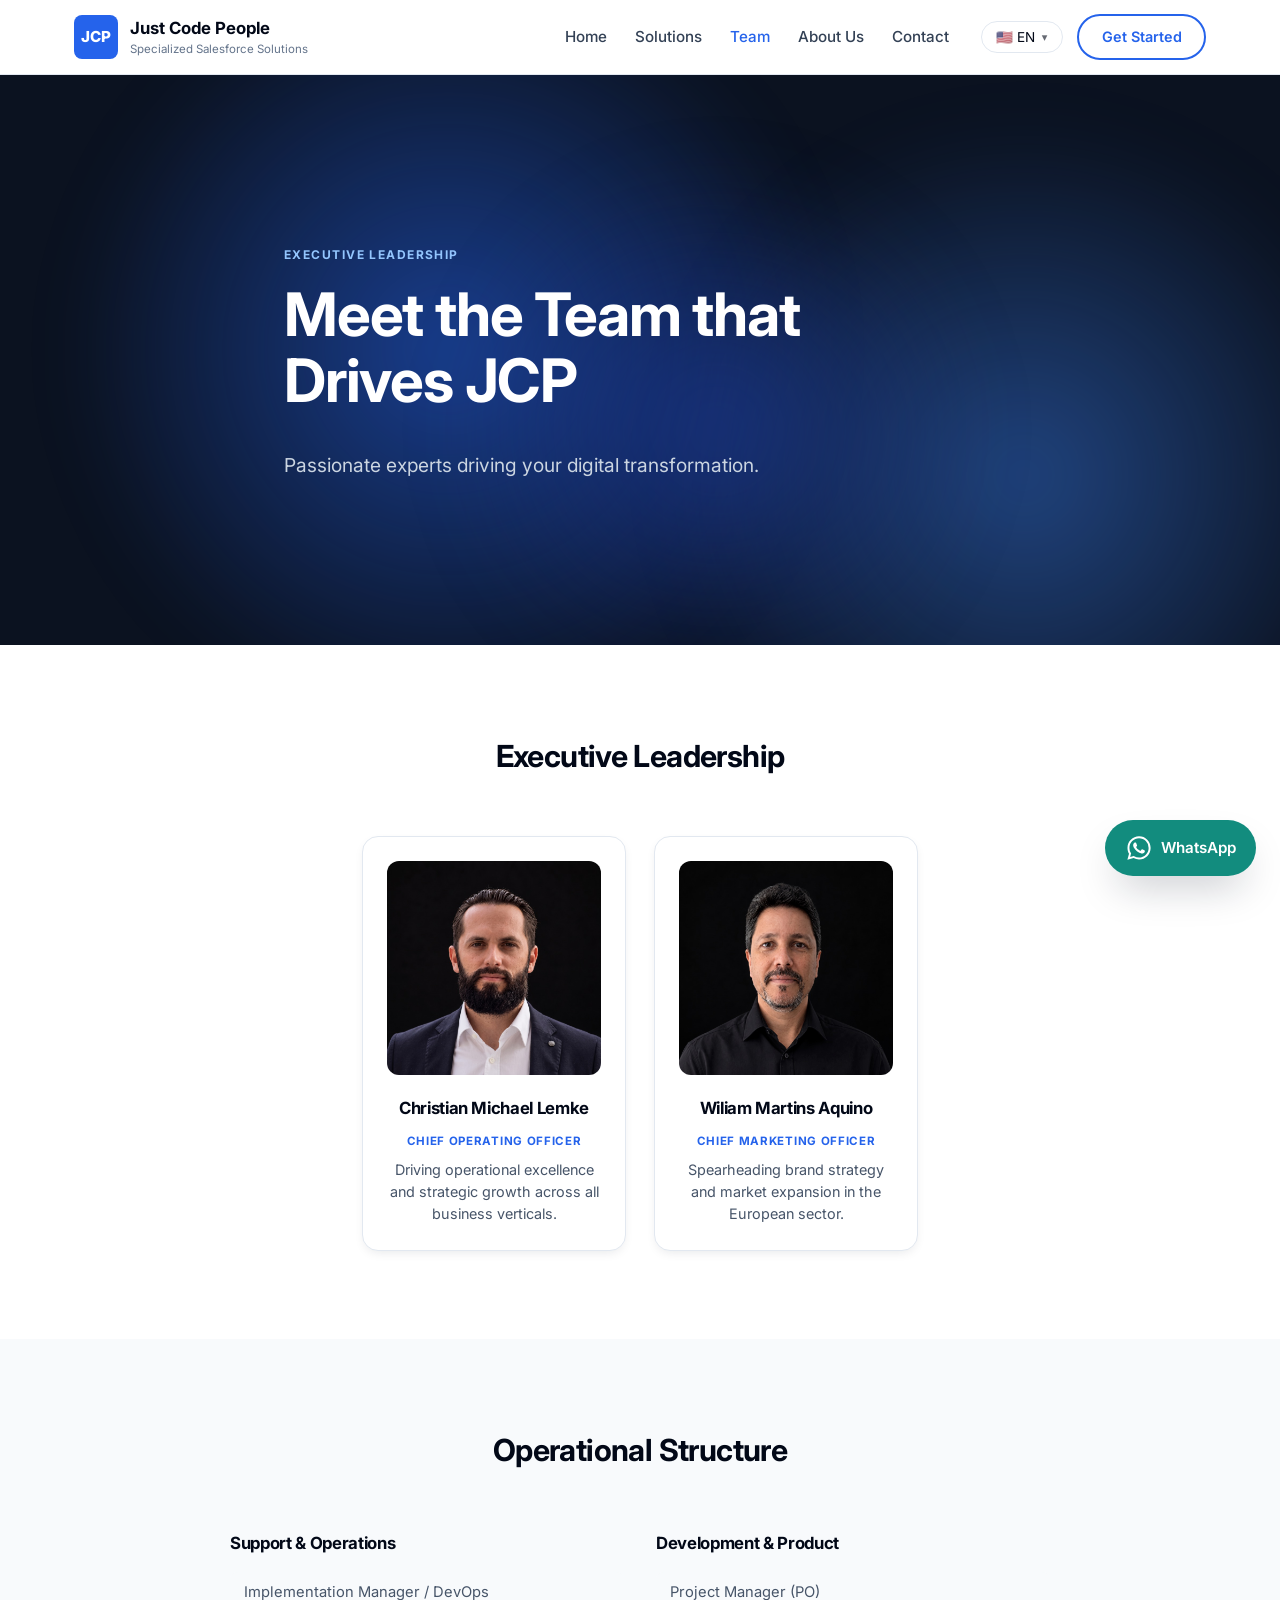
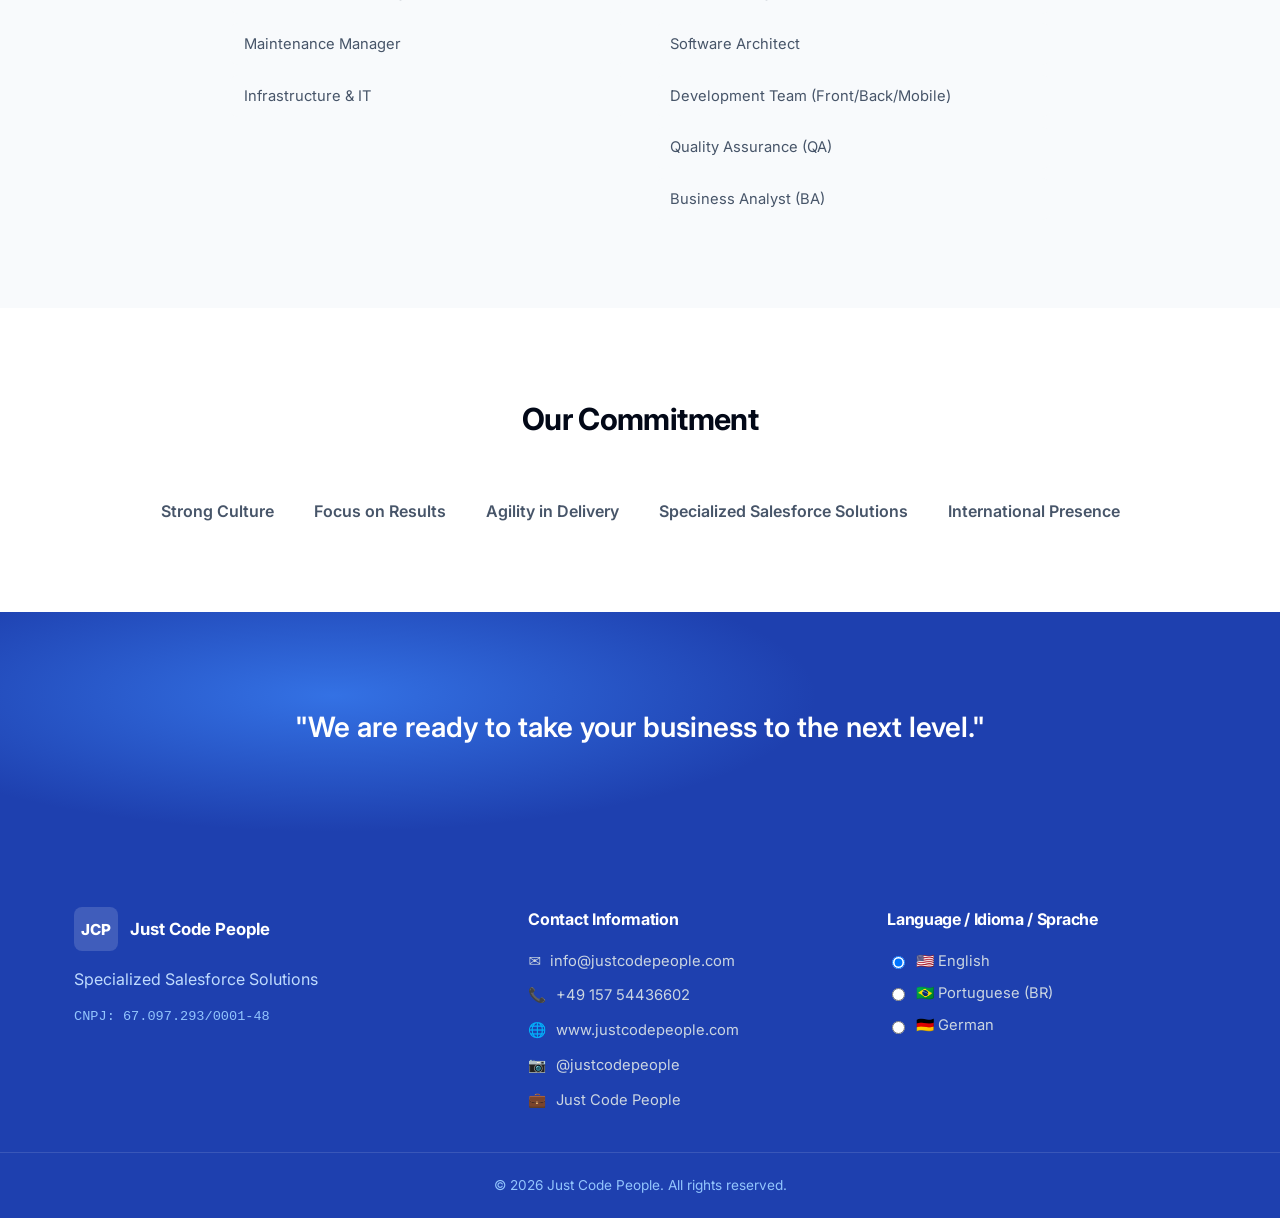
<file: team.html>
<!DOCTYPE html>
<html lang="en">
<head>
  <meta charset="UTF-8" />
  <meta name="viewport" content="width=device-width, initial-scale=1.0" />
  <title>Meet the Team that Drives JCP | Just Code People</title>
  <meta name="description" content="Meet the executive leadership and operational structure behind Just Code People." />
  <link rel="icon" type="image/svg+xml" href="data:image/svg+xml,<svg xmlns=%22http://www.w3.org/2000/svg%22 viewBox=%220 0 24 24%22><rect width=%2224%22 height=%2224%22 rx=%225%22 fill=%22%232563eb%22/><text x=%2212%22 y=%2216.5%22 font-family=%22Arial%22 font-size=%228%22 font-weight=%22700%22 fill=%22white%22 text-anchor=%22middle%22>JCP</text></svg>" />
  <link rel="preconnect" href="https://fonts.googleapis.com" />
  <link rel="preconnect" href="https://fonts.gstatic.com" crossorigin />
  <link rel="stylesheet" href="https://fonts.googleapis.com/css2?family=Inter:wght@300;400;500;600;700;800&display=swap" />
  <link rel="stylesheet" href="assets/css/style.css?v=b9a7a239" />
  <script type="application/ld+json">
  {
    "@context": "https://schema.org",
    "@type": "Organization",
    "name": "Just Code People",
    "url": "https://www.justcodepeople.com",
    "description": "Specialized Salesforce Solutions for European companies.",
    "email": "info@justcodepeople.com",
    "telephone": "+49 157 54436602",
    "taxID": "67.097.293/0001-48",
    "address": {
      "@type": "PostalAddress",
      "streetAddress": "R. Heitor Stockler de França, 396, unidade 411",
      "addressLocality": "Curitiba",
      "addressRegion": "PR",
      "postalCode": "80030-030",
      "addressCountry": "BR"
    },
    "sameAs": [
      "https://www.linkedin.com/company/just-code-people/",
      "https://www.instagram.com/justcodepeople/"
    ],
    "employee": [
      {
        "@type": "Person",
        "name": "Christian Michael Lemke",
        "jobTitle": "Chief Operating Officer"
      },
      {
        "@type": "Person",
        "name": "Wiliam Martins Aquino",
        "jobTitle": "Chief Marketing Officer"
      }
    ]
  }
  </script>
</head>
<body>

  <header class="site-header">
    <div class="container header-inner">
      <a href="index.html" class="logo">
        <span class="logo-badge">JCP</span>
        <span class="logo-text"><strong>Just Code People</strong><small>Specialized Salesforce Solutions</small></span>
      </a>
      <nav class="main-nav">
        <a href="index.html">Home</a>
        <a href="solutions.html">Solutions</a>
        <a href="team.html">Team</a>
        <a href="about.html">About Us</a>
        <a href="contact.html">Contact</a>
      </nav>
      <div class="header-actions">
        <button class="lang-switch" type="button">🇺🇸 EN</button>
        <a href="contact.html" class="btn-outline">Get Started</a>
      </div>
      <button class="nav-toggle" type="button" aria-label="Toggle menu">☰</button>
    </div>
  </header>

  <main>
    <section class="hero" id="hero">
      <div class="hero-glow hero-glow-1" aria-hidden="true"></div>
      <div class="hero-glow hero-glow-2" aria-hidden="true"></div>
      <div class="hero-glow hero-glow-3" aria-hidden="true"></div>
      <div class="container hero-inner">
        <span class="hero-eyebrow">Executive Leadership</span>
        <h1>Meet the Team that Drives JCP</h1>
        <p class="lead">Passionate experts driving your digital transformation.</p>
      </div>
    </section>

    <!-- Executive leadership -->
    <section class="section">
      <div class="container">
        <div class="section-head">
          <h2 style="font-size:1.9rem;">Executive Leadership</h2>
        </div>
        <div class="team-grid team-grid--leaders">
          <div class="team-card">
            <div class="team-photo"><img src="assets/images/team/christian-michael-lemke.jpg" loading="lazy" alt="Christian Michael Lemke" /></div>
            <h4>Christian Michael Lemke</h4>
            <p class="role">Chief Operating Officer</p>
            <p class="bio">Driving operational excellence and strategic growth across all business verticals.</p>
          </div>
          <div class="team-card">
            <div class="team-photo"><img src="assets/images/team/wiliam-martins-aquino.jpg" loading="lazy" alt="Wiliam Martins Aquino" /></div>
            <h4>Wiliam Martins Aquino</h4>
            <p class="role">Chief Marketing Officer</p>
            <p class="bio">Spearheading brand strategy and market expansion in the European sector.</p>
          </div>
        </div>
      </div>
    </section>

    <!-- Operational structure -->
    <section class="section section-alt">
      <div class="container">
        <div class="section-head">
          <h2 style="font-size:1.9rem;">Operational Structure</h2>
        </div>
        <div class="org-columns org-columns--2">
          <div>
            <h4>Support &amp; Operations</h4>
            <ul>
              <li>Implementation Manager / DevOps</li>
              <li>Maintenance Manager</li>
              <li>Infrastructure &amp; IT</li>
            </ul>
          </div>
          <div>
            <h4>Development &amp; Product</h4>
            <ul>
              <li>Project Manager (PO)</li>
              <li>Software Architect</li>
              <li>Development Team (Front/Back/Mobile)</li>
              <li>Quality Assurance (QA)</li>
              <li>Business Analyst (BA)</li>
            </ul>
          </div>
        </div>
      </div>
    </section>

    <!-- Our commitment -->
    <section class="section">
      <div class="container">
        <div class="section-head">
          <h2 style="font-size:1.9rem;">Our Commitment</h2>
        </div>
        <div class="commitment-strip">
          <span>Strong Culture</span>
          <span>Focus on Results</span>
          <span>Agility in Delivery</span>
          <span>Specialized Salesforce Solutions</span>
          <span>International Presence</span>
        </div>
      </div>
    </section>

    <div class="quote-banner">"We are ready to take your business to the next level."</div>
  </main>

  <footer class="site-footer">
    <div class="container footer-top">
      <div class="footer-brand">
        <a href="index.html" class="logo">
          <span class="logo-badge">JCP</span>
          <span class="logo-text"><strong>Just Code People</strong></span>
        </a>
        <p class="tagline">Specialized Salesforce Solutions</p>
        <p class="cnpj">CNPJ: 67.097.293/0001-48</p>
      </div>
      <div>
        <h4>Contact Information</h4>
        <ul class="footer-list">
          <li>✉️ <a href="mailto:info@justcodepeople.com">info@justcodepeople.com</a></li>
          <li>📞 <a href="https://wa.me/4915754436602">+49 157 54436602</a></li>
          <li>🌐 <a href="https://www.justcodepeople.com">www.justcodepeople.com</a></li>
          <li>📷 <a href="https://www.instagram.com/justcodepeople/">@justcodepeople</a></li>
          <li>💼 <a href="https://www.linkedin.com/company/just-code-people/">Just Code People</a></li>
        </ul>
      </div>
      <div>
        <h4>Language / Idioma / Sprache</h4>
        <div class="lang-options">
          <label><input type="radio" name="lang" data-lang-select value="en" checked /> 🇺🇸 English</label>
          <label><input type="radio" name="lang" data-lang-select value="pt" /> 🇧🇷 Portuguese (BR)</label>
          <label><input type="radio" name="lang" data-lang-select value="de" /> 🇩🇪 German</label>
        </div>
      </div>
    </div>
    <div class="footer-bottom">© 2026 Just Code People. All rights reserved.</div>
  </footer>

  <!-- Floating WhatsApp button (same block on every page). The company number appears in 2 places:
       the footer link and this button's href (assets/js/main.js?v=bce6a314 rebuilds the href per language
       from this one; keep both in sync when changing the number). -->
  <a class="whatsapp-float" href="https://wa.me/4915754436602?text=Hello%21%20I%20would%20like%20to%20know%20more%20about%20Just%20Code%20People%27s%20Salesforce%20solutions." data-wa-number="4915754436602" data-wa-text="Hello! I would like to know more about Just Code People's Salesforce solutions." target="_blank" rel="noopener noreferrer" aria-label="Chat with us on WhatsApp" title="Chat with us on WhatsApp">
    <svg viewBox="0 0 24 24" width="28" height="28" aria-hidden="true" focusable="false"><path fill="currentColor" d="M12.04 2C6.58 2 2.13 6.45 2.13 11.91c0 1.75.46 3.45 1.32 4.95L2.05 22l5.25-1.38a9.9 9.9 0 0 0 4.74 1.21h.01c5.46 0 9.91-4.45 9.91-9.91 0-2.65-1.03-5.14-2.9-7.01A9.82 9.82 0 0 0 12.04 2zm0 18.15h-.01a8.2 8.2 0 0 1-4.19-1.15l-.3-.18-3.12.82.83-3.04-.2-.31a8.2 8.2 0 0 1-1.26-4.38c0-4.54 3.7-8.23 8.24-8.23 2.2 0 4.27.86 5.82 2.42a8.18 8.18 0 0 1 2.41 5.82c0 4.54-3.7 8.23-8.22 8.23zm4.52-6.16c-.25-.12-1.47-.73-1.7-.82-.23-.08-.39-.12-.56.12-.17.25-.64.82-.78.98-.14.17-.29.19-.54.06-.25-.12-1.05-.39-2-1.23-.74-.66-1.24-1.47-1.38-1.72-.15-.25-.02-.38.11-.5.11-.11.25-.29.37-.43.12-.15.17-.25.25-.41.08-.17.04-.31-.02-.43-.06-.12-.56-1.34-.76-1.84-.2-.48-.4-.42-.56-.43h-.48c-.17 0-.43.06-.66.31-.23.25-.87.85-.87 2.07 0 1.22.89 2.4 1.01 2.56.12.17 1.75 2.67 4.23 3.74.59.26 1.05.41 1.41.52.59.19 1.13.16 1.56.1.48-.07 1.47-.6 1.67-1.18.21-.58.21-1.07.14-1.18-.06-.1-.23-.16-.48-.29z"/></svg>
    <span class="whatsapp-float-label" translate="no">WhatsApp</span>
  </a>

  <script src="assets/js/i18n.js?v=2c0ad064"></script>
  <script src="assets/js/main.js?v=bce6a314"></script>
</body>
</html>
</file>
<file: assets/css/style.css>
/* ==========================================================================
   Just Code People — Stylesheet
   Design tokens extracted from the live site (justcodepeople.com)
   ========================================================================== */

:root {
  /* Colors */
  --color-primary: #2563eb;       /* blue-600 */
  --color-primary-dark: #1d4ed8;  /* blue-700 */
  --color-primary-darker: #1e40af;/* blue-800 - footer e faixa CTA */
  --color-hero: #0b1220;          /* fundo escuro do hero */
  --color-navy: #0f172a;          /* slate-900 - dark hero overlay */
  --color-navy-soft: #1e293b;     /* slate-800 */
  --color-text: #020817;          /* near-black body text */
  --color-text-muted: #475569;    /* slate-600 */
  --color-text-soft: #64748b;     /* slate-500 */
  --color-bg: #ffffff;
  --color-bg-alt: #f8fafc;        /* slate-50 section background */
  --color-bg-tint: #eff6ff;       /* blue-50 tinted callouts */
  --color-border: #e2e8f0;        /* slate-200 */

  --accent-blue: #2563eb;
  --accent-purple: #9333ea;
  --accent-green: #16a34a;
  --accent-orange: #ea580c;
  /* Botao flutuante do WhatsApp: verde escuro da marca (glifo branco >= 4.1:1; hover 5.2:1) */
  --color-whatsapp: #128c7e;
  --color-whatsapp-hover: #0e7a6d;

  /* Typography */
  --font-sans: "Inter", -apple-system, "system-ui", "Segoe UI", Roboto, Oxygen, Ubuntu,
    Cantarell, "Fira Sans", "Droid Sans", "Helvetica Neue", sans-serif;

  /* Layout */
  --container-width: 1180px;
  --radius-sm: 0.5rem;
  --radius-md: 1rem;
  --radius-lg: 1.5rem;
  --radius-full: 9999px;
  --shadow-card: 0 1px 3px rgba(15, 23, 42, 0.08), 0 1px 2px rgba(15, 23, 42, 0.04);
  --shadow-lift: 0 20px 40px -12px rgba(15, 23, 42, 0.25);
}

/* Reset ------------------------------------------------------------------ */
*, *::before, *::after { box-sizing: border-box; }
html { scroll-behavior: smooth; }
body {
  overflow-wrap: break-word; /* palavras longas (DE) nunca estouram a coluna */
  margin: 0;
  font-family: var(--font-sans);
  color: var(--color-text);
  background: var(--color-bg);
  line-height: 1.55;
  -webkit-font-smoothing: antialiased;
}
img { max-width: 100%; display: block; }
a { color: inherit; text-decoration: none; }
ul { list-style: none; margin: 0; padding: 0; }
button { font-family: inherit; cursor: pointer; }
h1, h2, h3, h4 { margin: 0 0 0.5em; font-weight: 700; letter-spacing: -0.02em; }

.container {
  width: 100%;
  max-width: var(--container-width);
  margin: 0 auto;
  padding: 0 24px;
}

.section { padding: 88px 0; }
.section-alt { background: var(--color-bg-alt); }
.section-tint { background: var(--color-bg-tint); }

.section-head { text-align: center; max-width: 640px; margin: 0 auto 56px; }
.section-head h2 { font-size: clamp(1.75rem, 4.4vw, 2.4rem); letter-spacing: -0.02em; color: var(--color-text); }
.section-head p { color: var(--color-text-muted); font-size: 1.125rem; }
.eyebrow {
  display: inline-block;
  font-size: 0.75rem;
  font-weight: 700;
  letter-spacing: 0.08em;
  text-transform: uppercase;
  color: var(--color-primary);
  margin-bottom: 0.75rem;
}

/* Buttons ------------------------------------------------------------------ */
.btn {
  display: inline-flex;
  align-items: center;
  gap: 0.5rem;
  padding: 0.85rem 1.75rem;
  border-radius: var(--radius-full);
  font-weight: 600;
  font-size: 0.95rem;
  border: 2px solid transparent;
  text-align: center;
  text-wrap: balance; /* seta nao fica sozinha na ultima linha */
  transition: transform 0.15s ease, box-shadow 0.15s ease, background 0.15s ease, color 0.15s ease;
}
.btn:hover { transform: translateY(-1px); }
.btn-primary { background: var(--color-primary); color: #fff; }
.btn-primary:hover { background: var(--color-primary-dark); box-shadow: var(--shadow-lift); }
.btn-outline-white { background: transparent; border-color: #fff; color: #fff; }
.btn-outline-white:hover { background: #fff; color: var(--color-primary); }
.btn-white { background: #fff; color: var(--color-primary); }
.btn-white:hover { box-shadow: var(--shadow-lift); }
.btn-dark { background: var(--color-navy-soft); color: #fff; }
.btn-dark:hover { background: var(--color-navy); }
.btn-link { color: var(--color-primary); font-weight: 600; }
.btn-link:hover { text-decoration: underline; }

/* Header ------------------------------------------------------------------ */
.site-header {
  position: sticky;
  top: 0;
  z-index: 50;
  background: rgba(255, 255, 255, 0.88);
  -webkit-backdrop-filter: saturate(180%) blur(12px);
  backdrop-filter: saturate(180%) blur(12px);
  border-bottom: 1px solid var(--color-border);
}
.header-inner {
  display: flex;
  align-items: center;
  gap: 0.5rem 2rem;
  flex-wrap: wrap; /* rede de seguranca: com texto muito ampliado, nav/acoes descem para a 2a linha */
  padding-top: 14px;
  padding-bottom: 14px;
}
.logo { display: flex; align-items: center; gap: 0.75rem; margin-right: auto; }
.logo-badge {
  display: flex;
  align-items: center;
  justify-content: center;
  width: 44px;
  height: 44px;
  border-radius: var(--radius-sm);
  background: var(--color-primary);
  color: #fff;
  font-weight: 800;
  font-size: 0.95rem;
  flex-shrink: 0;
}
.logo-text strong { display: block; font-size: 1.05rem; color: var(--color-text); }
.logo-text small { display: block; font-size: 0.72rem; color: var(--color-text-soft); }

.main-nav { display: flex; flex-wrap: wrap; align-items: center; gap: 0.25rem 1.75rem; }
.main-nav a { white-space: nowrap; font-weight: 500; color: #334155; font-size: 0.95rem; }
.main-nav a:hover, .main-nav a.active { color: var(--color-primary); }

.header-actions { display: flex; align-items: center; gap: 0.9rem; }
.lang-switch {
  display: flex;
  align-items: center;
  gap: 0.4rem;
  background: #fff;
  border: 1px solid var(--color-border);
  border-radius: var(--radius-full);
  padding: 0.45rem 0.9rem;
  font-size: 0.85rem;
  color: var(--color-text);
}
.btn-outline {
  border: 2px solid var(--color-primary);
  color: var(--color-primary);
  background: #fff;
  border-radius: var(--radius-full);
  padding: 0.6rem 1.4rem;
  font-weight: 600;
  font-size: 0.9rem;
  white-space: nowrap;
}
.btn-outline:hover { background: var(--color-primary); color: #fff; }

.nav-toggle {
  display: none;
  background: none;
  border: none;
  font-size: 1.5rem;
  color: var(--color-text);
  width: 44px;
  height: 44px;
  padding: 0;
  align-items: center;
  justify-content: center;
}

/* Hero ------------------------------------------------------------------ */
.hero {
  position: relative;
  color: #fff;
  background: var(--color-hero);
  isolation: isolate;
  overflow: hidden;
  padding: clamp(96px, 13vw, 168px) 0 clamp(80px, 11vw, 132px);
}
.hero-inner { max-width: 760px; }
.hero h1 { font-size: clamp(2.2rem, 6.2vw, 3.75rem); line-height: 1.1; letter-spacing: -0.02em; margin-bottom: 0.6em; text-wrap: pretty; }
.hero p.lead { font-size: clamp(1rem, 2.2vw, 1.2rem); line-height: 1.7; color: #cbd5e1; margin-bottom: 2rem; max-width: 620px; }
.hero-actions { display: flex; gap: 1rem; flex-wrap: wrap; }


/* Cards ------------------------------------------------------------------ */
.grid { display: grid; gap: 1.75rem; }
.grid-2 { grid-template-columns: repeat(2, 1fr); }
.grid-3 { grid-template-columns: repeat(3, 1fr); }
.grid-4 { grid-template-columns: repeat(4, 1fr); }

.card {
  background: #fff;
  border: 1px solid var(--color-border);
  border-radius: var(--radius-md);
  padding: 2rem 1.75rem;
  box-shadow: var(--shadow-card);
  transition: transform 320ms cubic-bezier(0.22, 1, 0.36, 1),
              box-shadow 320ms cubic-bezier(0.22, 1, 0.36, 1),
              border-color 200ms ease;
}
.card:hover { transform: translateY(-6px); box-shadow: 0 24px 48px -18px rgba(15,23,42,0.3); border-color: #bfdbfe; }
.card h3 { font-size: 1.15rem; margin-bottom: 0.5rem; }
.card p { color: var(--color-text-muted); margin: 0 0 1rem; }

.icon-tile {
  width: 56px;
  height: 56px;
  border-radius: var(--radius-sm);
  display: flex;
  align-items: center;
  justify-content: center;
  margin-bottom: 1.25rem;
}
.icon-tile svg { width: 26px; height: 26px; }
.icon-tile.blue   { background: #dbeafe; color: var(--accent-blue); }
.icon-tile.purple { background: #f3e8ff; color: var(--accent-purple); }
.icon-tile.green  { background: #dcfce7; color: var(--accent-green); }
.icon-tile.orange { background: #ffedd5; color: var(--accent-orange); }

/* Advantage / feature list ------------------------------------------------ */
.advantage { display: grid; grid-template-columns: 1fr 1fr; gap: 3rem; align-items: center; }
.feature-list { display: flex; flex-direction: column; gap: 1.5rem; }
.feature-item { display: flex; gap: 1rem; align-items: flex-start; }
.feature-check {
  flex-shrink: 0;
  width: 36px;
  height: 36px;
  border-radius: 50%;
  background: #dbeafe;
  color: var(--color-primary);
  display: flex;
  align-items: center;
  justify-content: center;
}
.feature-item h4 { margin: 0 0 0.2rem; font-size: 1.05rem; }
.feature-item p { margin: 0; color: var(--color-text-muted); }

.media-card {
  position: relative;
  border-radius: var(--radius-lg);
  overflow: hidden;
  box-shadow: var(--shadow-lift);
}
.media-card img { width: 100%; height: 420px; object-fit: cover; }
.media-caption {
  position: absolute;
  left: 0; right: 0; bottom: 0;
  padding: 1.75rem;
  background: linear-gradient(0deg, rgba(15,23,42,0.85), transparent);
  color: #fff;
}
.media-caption strong { display: block; font-size: 1.2rem; }
.media-caption span { font-size: 0.9rem; color: #cbd5e1; }

/* CTA band ------------------------------------------------------------------ */
.cta-band {
  background: var(--color-primary-darker);
  color: #fff;
  text-align: center;
  position: relative;
  isolation: isolate;
  overflow: hidden;
  padding: clamp(64px, 9vw, 96px) 0;
}
.cta-band h2 { font-size: clamp(1.6rem, 7vw, 2.4rem); margin-bottom: 0.6em; text-wrap: balance; }
.cta-band p { color: #dbeafe; font-size: 1.1rem; margin-bottom: 2rem; }

/* Footer ------------------------------------------------------------------ */
.site-footer { background: var(--color-primary-darker); color: #cbd5e1; }
.footer-top { padding-block: 64px 40px; /* nao zerar o padding lateral do .container */ display: grid; grid-template-columns: 1.3fr 1fr 1fr; gap: 2.5rem; }
.footer-brand .logo-badge { background: rgba(255,255,255,0.15); }
.footer-brand .logo-text strong { color: #fff; }
.footer-brand .logo-text small { color: #93c5fd; }
.footer-brand p.tagline { margin: 1rem 0 0.5rem; color: #bfdbfe; }
.footer-brand .cnpj { font-family: ui-monospace, SFMono-Regular, Menlo, monospace; font-size: 0.85rem; color: #93c5fd; }
.site-footer h4 { color: #fff; font-size: 1rem; margin-bottom: 1.1rem; }
.footer-list { display: flex; flex-direction: column; gap: 0.75rem; }
.footer-list li { display: flex; align-items: center; gap: 0.6rem; font-size: 0.92rem; }
.footer-list a:hover { color: #fff; }
.lang-options { display: flex; flex-direction: column; gap: 0.6rem; }
.lang-options label { display: flex; align-items: center; gap: 0.5rem; font-size: 0.92rem; cursor: pointer; }
.footer-bottom {
  border-top: 1px solid rgba(255,255,255,0.12);
  padding: 22px 0;
  text-align: center;
  font-size: 0.85rem;
  color: #93c5fd;
}

/* Solutions page detail rows ------------------------------------------------ */
.solution-row { display: grid; grid-template-columns: 1fr 1fr; gap: 3.5rem; align-items: center; padding: 70px 0; border-bottom: 1px solid var(--color-border); }
.solution-row:last-child { border-bottom: none; }
.solution-row.reverse .solution-media { order: 2; }
.solution-media img { width: 100%; height: 360px; object-fit: cover; border-radius: var(--radius-lg); box-shadow: var(--shadow-lift); }
.solution-content h3 { font-size: 1.9rem; }
.solution-content > p.lead { color: var(--color-text-muted); font-size: 1.05rem; margin-bottom: 1.5rem; }
.benefit-label { font-size: 0.78rem; font-weight: 700; letter-spacing: 0.08em; color: var(--color-text-soft); margin-bottom: 0.75rem; }
.benefit-list { display: flex; flex-direction: column; gap: 0.6rem; margin-bottom: 1.5rem; }
.benefit-list li { display: flex; align-items: center; gap: 0.6rem; color: #334155; }
.benefit-list svg { width: 18px; height: 18px; color: var(--accent-green); flex-shrink: 0; }
.use-case {
  border-left: 4px solid var(--color-primary);
  background: var(--color-bg-tint);
  padding: 1rem 1.25rem;
  border-radius: 0 var(--radius-sm) var(--radius-sm) 0;
  margin-bottom: 1.75rem;
}
.use-case .benefit-label { color: var(--color-primary); margin-bottom: 0.35rem; }
.use-case p { margin: 0; font-style: italic; color: #334155; }

/* Team page ------------------------------------------------------------------ */
.team-grid { display: grid; grid-template-columns: repeat(4, 1fr); gap: 1.75rem; }
.team-card { text-align: center; }
.team-card img { width: 100%; aspect-ratio: 1/1; object-fit: cover; border-radius: var(--radius-md); margin-bottom: 1rem; }
.team-card h4 { margin: 0 0 0.15rem; font-size: 1.05rem; }
.team-card .role { color: var(--color-primary); font-weight: 700; font-size: 0.72rem; letter-spacing: 0.06em; text-transform: uppercase; margin-bottom: 0.5rem; }
.team-card p.bio { color: var(--color-text-muted); font-size: 0.9rem; margin: 0; }

.org-columns { display: grid; grid-template-columns: repeat(3, 1fr); gap: 2rem; }
.org-columns h4 { font-size: 1.05rem; margin-bottom: 1rem; }
.org-columns ul { display: flex; flex-direction: column; gap: 0.6rem; }
.org-columns li { color: var(--color-text-muted); padding: 0.6rem 0.9rem; background: var(--color-bg-alt); border-radius: var(--radius-sm); font-size: 0.92rem; }

.commitment-strip { display: flex; flex-wrap: wrap; justify-content: center; gap: 0.75rem 2.5rem; text-align: center; color: var(--color-text-muted); font-weight: 600; }
.quote-banner { background: var(--color-navy); color: #fff; text-align: center; padding: 70px 24px; font-size: 1.6rem; font-weight: 600; }

/* About page ------------------------------------------------------------------ */
.about-story { display: grid; grid-template-columns: 1fr 1fr; gap: 3.5rem; align-items: center; }

.market-focus {
  background: var(--color-bg-tint);
  border-radius: var(--radius-lg);
  padding: 3rem;
  display: flex;
  align-items: center;
  justify-content: space-between;
  gap: 2rem;
}
.market-focus-text { max-width: 620px; }
.market-focus-text svg { width: 24px; height: 24px; color: var(--color-primary); }
.market-focus img { width: 176px; height: 176px; border-radius: 50%; object-fit: cover; box-shadow: var(--shadow-lift); flex-shrink: 0; }

.values-title { text-align: center; margin-bottom: 3rem; }
.values-title h2 { font-size: 2.25rem; }
.values-title::after {
  content: "";
  display: block;
  width: 64px;
  height: 4px;
  background: var(--color-primary);
  margin: 1rem auto 0;
  border-radius: var(--radius-full);
}

/* Contact page ------------------------------------------------------------------ */
.contact-layout { display: grid; grid-template-columns: 1.3fr 1fr; gap: 3rem; }
.form-field { margin-bottom: 1.25rem; }
.form-field label { display: block; font-weight: 600; font-size: 0.9rem; margin-bottom: 0.4rem; }
.form-field input, .form-field textarea {
  width: 100%;
  padding: 0.75rem 1rem;
  border: 1px solid var(--color-border);
  border-radius: var(--radius-sm);
  font-family: inherit;
  font-size: 0.95rem;
}
.form-field input:focus, .form-field textarea:focus {
  outline: none;
  border-color: var(--color-primary);
  box-shadow: 0 0 0 3px rgba(37,99,235,0.15);
}
.form-field textarea { min-height: 140px; resize: vertical; }
.form-status { margin-top: 1rem; font-size: 0.9rem; color: var(--accent-green); display: none; }
.form-status.visible { display: block; }

.contact-card { background: var(--color-bg-alt); border-radius: var(--radius-md); padding: 2rem; margin-bottom: 1.5rem; }
.contact-card h3 { font-size: 1.05rem; margin-bottom: 0.4rem; }
.contact-card p { color: var(--color-text-muted); margin: 0; }
.contact-social { display: flex; gap: 0.75rem; margin-top: 1.5rem; }
.contact-social a {
  width: 40px; height: 40px;
  border-radius: 50%;
  background: var(--color-bg-alt);
  display: flex; align-items: center; justify-content: center;
  color: var(--color-primary);
}
.contact-social a:hover { background: var(--color-primary); color: #fff; }

/* Projetos de referencia (home) --------------------------------------------- */
/* Card em coluna: o link fica na base mesmo com descricoes de tamanhos diferentes (DE e mais longo) */
.project-card { display: flex; flex-direction: column; }
.project-card > a.btn-link { margin-top: auto; align-self: flex-start; }
/* Home: caixa neutra comum, tres logos de formato e cor diferentes parecem uma familia (o portfolio usa .project-avatar).
   Sem width/height no <img> (mesma regra das fotos do time): a caixa limita o tamanho. */
.project-logo {
  height: 120px;
  margin-bottom: 1.25rem;
  padding: 0.75rem;
  display: flex;
  align-items: center;
  justify-content: center;
  background: var(--color-bg-alt);
  border-radius: var(--radius-sm);
}
.project-logo img { max-width: 100%; max-height: 100%; object-fit: contain; }
.section-actions { text-align: center; margin-top: 3rem; }

@media (max-width: 960px) {
  /* .grid-3 viraria 2 colunas e deixaria o 3o card orfao: 1 coluna centralizada
     (.grid.projects-grid tem mais especificidade que .grid-3 do bloco Responsive) */
  .grid.projects-grid { grid-template-columns: 1fr; max-width: 640px; margin-inline: auto; }
}
@media (max-width: 720px) {
  .section-actions .btn { width: 100%; justify-content: center; }
}

/* Portfolio (pagina) ---------------------------------------------------------- */
/* Grade de cards compactos: reaproveita .card.project-card da home (a caixa .project-logo e so da home).
   3 colunas >960px, 2 colunas 561-960px, 1 coluna <=560px. */
.portfolio-grid { grid-template-columns: repeat(3, 1fr); }
.portfolio-grid > .project-card { scroll-margin-top: 96px; } /* header fixo nao cobre o card ao vir da ancora */
.portfolio-grid .project-card h3 { overflow-wrap: break-word; }
.portfolio-grid .project-card:target {
  border-color: var(--color-primary);
  box-shadow: 0 0 0 3px var(--color-bg-tint), var(--shadow-lift);
}
.portfolio-back { margin-top: 0; padding: 1.5rem 0 3rem; }
@media (max-width: 960px) {
  .portfolio-grid { grid-template-columns: repeat(2, 1fr); }
  /* ultimo card sozinho na linha: centralizado na largura de uma coluna, sem buraco ao lado */
  .portfolio-grid > .project-card:last-child:nth-child(odd) {
    grid-column: 1 / -1;
    width: calc((100% - 1.75rem) / 2);
    justify-self: center;
  }
}
@media (max-width: 560px) {
  .portfolio-grid { grid-template-columns: 1fr; }
  .portfolio-grid > .project-card:last-child:nth-child(odd) { width: auto; }
}

/* Previa do site (card de portfolio) ------------------------------------------ */
/* Reaproveita o carrossel .carousel (scroll-snap, sem autoplay) com 16/10 fixo: sem layout shift.
   Sem width/height no <img> (regra do README). Os slides nao sao links: so o "Visit website" da base
   (evita links duplicados). O avatar (logo) mora no .carousel-stage, fora do track que corta overflow,
   e desce metade para fora da previa; a fileira de dots (44px) fica a direita, entao avatar e dots
   nunca se cobrem e o h3 comeca abaixo dos 32px que o avatar invade. Setas ficam a meia altura e
   o avatar no canto de baixo: tambem nao se encontram. */
.carousel--preview { margin-bottom: 0.75rem; }
.carousel--preview .carousel-track { border: 1px solid var(--color-border); border-radius: var(--radius-sm); box-shadow: none; }
.carousel--preview .carousel-slide { aspect-ratio: 16 / 10; }
.carousel--preview .carousel-slide img { object-position: top; }
.carousel--preview .carousel-prev { left: 0.5rem; }
.carousel--preview .carousel-next { right: 0.5rem; }
.carousel--preview .carousel-dots { justify-content: flex-end; flex-wrap: nowrap; gap: 0; margin-top: 0; padding-left: calc(64px + 0.5rem); } /* nao invade a coluna do avatar; 4 dots de 44px cabem em 1 linha */
.carousel--preview .carousel-dot { width: 36px; } /* >= 24px (WCAG 2.2 AA); 4 dots + avatar cabem no card estreito */
@media (max-width: 380px) { .carousel--preview .carousel-dot { width: 30px; } }
/* Mouse: setas so em hover/foco (nao poluem a previa). Toque/teclado: sempre visiveis. */
@media (hover: hover) and (pointer: fine) {
  .carousel--preview .carousel-btn { opacity: 0; }
  .carousel--preview:hover .carousel-btn, .carousel--preview:focus-within .carousel-btn { opacity: 1; }
  .carousel--preview:hover .carousel-btn:disabled, .carousel--preview:focus-within .carousel-btn:disabled { opacity: 0.4; }
}
/* Logo como "foto de perfil": fundo branco + borda branca 3px separam o logo da previa (contraste de
   borda vem da sombra). z-index 3 fica acima do track e das setas (2). */
.project-avatar {
  position: absolute;
  left: 1rem;
  bottom: -32px;
  z-index: 3;
  width: 64px;
  height: 64px;
  box-sizing: border-box;
  padding: 7px;
  border: 3px solid #fff;
  border-radius: var(--radius-full);
  background: #fff;
  box-shadow: var(--shadow-card);
  object-fit: contain;
}
/* Logo quadrado com fundo proprio (JPG bege da Maria Cafareli): preenche o circulo sem padding */
.project-avatar--cover { padding: 0; object-fit: cover; }

/* Detalhes do card de projeto (pagina de portfolio) ------------------------ */
/* Bloco opcional "What we did" / "Result": so existe no HTML quando ha conteudo real */
.project-details { margin: 0 0 1.25rem; padding-top: 1rem; border-top: 1px solid var(--color-border); font-size: 0.92rem; color: var(--color-text-muted); }
.project-details h4 { margin: 0 0 0.4rem; font-size: 0.7rem; font-weight: 700; letter-spacing: 0.08em; text-transform: uppercase; color: var(--color-primary); }
.project-details h4:not(:first-child) { margin-top: 0.9rem; }
.project-details ul { margin: 0; padding-left: 1.1rem; }
.project-details li, .project-details p { margin: 0 0 0.25rem; overflow-wrap: break-word; }

/* Faixa de tecnologias (marquee, home, fim da secao de projetos) ------------------------ */
/* Gradiente primary -> primary-dark: azul da marca, mais claro que a .cta-band (primary-darker) logo abaixo.
   Branco sobre --color-primary = 5.2:1 (AA). Logos ficam brancos via filter; sem trocar o SVG original. */
.tech-band {
  background: linear-gradient(90deg, var(--color-primary), var(--color-primary-dark));
  color: #fff;
  padding: 0.75rem 0;
  overflow: hidden;
  /* filete claro: separa a faixa da .cta-band azul escura logo abaixo */
  border-bottom: 1px solid rgba(255, 255, 255, 0.22);
}
.tech-marquee {
  min-height: 64px;
  display: flex;
  align-items: center;
  overflow: hidden;
  /* Fade nas laterais */
  -webkit-mask-image: linear-gradient(90deg, transparent, #000 10%, #000 90%, transparent);
  mask-image: linear-gradient(90deg, transparent, #000 10%, #000 90%, transparent);
}
.tech-track {
  display: flex;
  width: max-content;
  animation: jcp-tech-scroll 40s linear infinite;
}
/* Pausa no hover e quando algo dentro recebe foco */
.tech-marquee:hover .tech-track, .tech-marquee:focus-within .tech-track { animation-play-state: paused; }
.tech-list {
  display: flex;
  align-items: center;
  flex-shrink: 0;
  min-width: 50vw; /* 4 listas >= 200vw: o loop em -25% cobre telas ultralargas */
  justify-content: space-around;
  gap: clamp(2.5rem, 6vw, 4.5rem);
  /* mesmo espaco no fim de cada lista: o loop em -25% fica sem emenda */
  padding: 0 clamp(1.25rem, 3vw, 2.25rem);
  margin: 0;
  list-style: none;
}
.tech-item { display: flex; align-items: center; height: 32px; flex-shrink: 0; }
.tech-item img { height: 28px; width: auto; max-width: none; filter: brightness(0) invert(1); }
.tech-word { font-size: 1.5rem; font-weight: 800; letter-spacing: -0.02em; line-height: 1; white-space: nowrap; }
/* Nome completo para leitores de tela (o wordmark visivel e "LWC") */
.tech-sr { position: absolute; width: 1px; height: 1px; overflow: hidden; clip-path: inset(50%); white-space: nowrap; }
@keyframes jcp-tech-scroll { to { transform: translateX(-25%); } }

@media (max-width: 720px) {
  .tech-track { animation-duration: 30s; }
  .tech-item img { height: 24px; }
  .tech-word { font-size: 1.25rem; }
}
/* Sem movimento: logos estaticos, centralizados e com quebra de linha; copias duplicadas somem */
@media (prefers-reduced-motion: reduce) {
  .tech-marquee { -webkit-mask-image: none; mask-image: none; }
  .tech-track { animation: none; display: block; width: auto; }
  .tech-list[aria-hidden="true"] { display: none; }
  .tech-list { flex-shrink: 1; min-width: 0; max-width: 100%; flex-wrap: wrap; justify-content: center; gap: 1.25rem 2.5rem; padding: 0.75rem 1.25rem; }
}

/* Depoimento (home, "Voices") ----------------------------------------------------- */
/* Cartao unico, mesmo acabamento dos cards claros do site: fundo tint, borda fina, raio grande, sem sombra
   pesada. Aspa decorativa fixa (\201C) em todos os idiomas. Foto = avatar no rodape. */
.voice-card {
  display: flex;
  flex-direction: column;
  max-width: 720px;
  margin: 0 auto;
  padding: clamp(1.5rem, 4vw, 2rem) clamp(1.25rem, 4vw, 2rem);
  background: var(--color-bg-alt);
  border: 1px solid var(--color-border);
  border-radius: var(--radius-lg);
  min-width: 0;
}
.voice-mark::before { content: "\201C"; display: block; font-size: 3rem; font-weight: 700; line-height: 1; height: 2.2rem; color: color-mix(in srgb, var(--color-text-soft) 40%, transparent); }
.voice-card blockquote { margin: 0; padding: 0 0 1.5rem; flex: 1; }
.voice-card blockquote p { margin: 0; font-size: 1rem; font-style: italic; font-weight: 400; line-height: 1.7; color: var(--color-text); overflow-wrap: break-word; hyphens: manual; text-wrap: pretty; }
.voice-author { display: flex; align-items: center; gap: 0.85rem; padding-top: 1.25rem; border-top: 1px solid var(--color-border); }
.voice-avatar { width: 56px; height: 56px; flex-shrink: 0; overflow: hidden; border: 2px solid var(--color-bg); border-radius: var(--radius-full); box-shadow: 0 0 0 1px var(--color-border); }
.voice-avatar img { display: block; width: 100%; height: 100%; object-fit: cover; transform: scale(1.65); transform-origin: 40% 24%; }
.voice-author strong { min-width: 0; font-size: 0.95rem; color: var(--color-text); overflow-wrap: anywhere; }

/* Responsive ------------------------------------------------------------------ */
@media (max-width: 1010px) {
  /* Menu mobile/tablet: o header completo (logo + nav + idioma + CTA) nao cabe
     abaixo de ~960px em PT/DE. Painel em fluxo normal: nada fica escondido. */
  .main-nav, .header-actions { display: none; }
  .nav-toggle { display: flex; flex-shrink: 0; }
  .logo { flex: 1 1 0; min-width: 0; }
  .site-header.nav-open { max-height: 100vh; max-height: 100dvh; overflow-y: auto; }
  .site-header.nav-open .main-nav {
    display: flex;
    flex-direction: column;
    align-items: stretch;
    flex: 1 0 100%;
    order: 3;
    gap: 0;
    padding-top: 0.5rem;
    border-top: 1px solid var(--color-border);
  }
  .site-header.nav-open .main-nav a { display: flex; align-items: center; min-height: 44px; }
  .site-header.nav-open .header-actions {
    display: flex;
    flex-wrap: wrap;
    flex: 1 0 100%;
    order: 4;
    padding-bottom: 0.25rem;
  }
  .site-header.nav-open .lang-switch, .site-header.nav-open .btn-outline {
    display: inline-flex; align-items: center; min-height: 44px;
  }
}

@media (max-width: 960px) {
  .grid-4 { grid-template-columns: repeat(2, 1fr); }
  .grid-3 { grid-template-columns: repeat(2, 1fr); }
  .advantage, .solution-row, .about-story, .contact-layout, .footer-top { grid-template-columns: 1fr; }
  .solution-row.reverse .solution-media { order: 0; }
  .team-grid { grid-template-columns: repeat(2, 1fr); }
  .org-columns { grid-template-columns: 1fr; }
  .market-focus { flex-direction: column; text-align: center; }
  .about-story { gap: 1.25rem; align-items: start; }

}

@media (max-width: 720px) {
  .hero h1 { font-size: clamp(2rem, 9vw, 2.4rem); }
  .grid-4, .grid-3, .grid-2 { grid-template-columns: 1fr; }
  .team-grid { grid-template-columns: 1fr; }
  .section { padding: 56px 0; }
}

/* Titulos: palavras longas (DE) hifenizam em vez de quebrar no meio --------------- */
h1, h2, h3 { overflow-wrap: break-word; }
@media (max-width: 560px) { h1, h2, h3 { hyphens: auto; } }
@media (max-width: 360px) {
  .hero h1 { font-size: 2rem; }
  .section-head h2, .section h2, .cta-band h2 { font-size: 1.5rem; }
  .section h3 { font-size: 1.2rem; }
}

/* Equipe: grids que antes eram inline (nao venciam os @media) --------------------- */
.team-grid--leaders { grid-template-columns: repeat(2, 1fr); max-width: 556px; margin: 0 auto; }
.org-columns--2 { grid-template-columns: repeat(2, 1fr); max-width: 820px; margin: 0 auto; }
.team-card .role, .team-card .bio, .org-columns li, .org-columns h4 { overflow-wrap: break-word; hyphens: auto; }
@media (max-width: 960px) {
  .org-columns--2 { grid-template-columns: 1fr; }
}
@media (max-width: 560px) {
  .team-grid--leaders { grid-template-columns: 1fr; max-width: 420px; }
  .org-columns--2 { max-width: 420px; }
}

/* Responsividade global: grids/cards nao estouram com texto longo (DE) ou zoom --- */
.grid > *, .projects-grid > *, .portfolio-grid > *, .team-grid > *, .org-columns > *, .footer-top > *, .contact-layout > *, .advantage > *, .solution-row > * { min-width: 0; }
.card, .team-card, .footer-top, .org-columns li { overflow-wrap: break-word; }
.footer-brand .logo { flex-wrap: wrap; }
.footer-list a, .footer-list li, .contact-card a { min-width: 0; overflow-wrap: anywhere; }
.feature-item > div, .hq-points > *, .contact-card, .form-field { min-width: 0; }

/* Alvos de toque >= 44px em celular/tablet (<=960px) e ponteiro grosso (visual desktop intacto) */
@media (max-width: 960px), (pointer: coarse) {
  .card > a.btn-link, .about-what .card .btn-link, .portfolio-back .btn-link { display: inline-flex; align-items: center; min-height: 44px; }
  .footer-list { gap: 0; }
  .footer-list li { min-height: 44px; }
  .footer-list a { display: inline-flex; align-items: center; min-height: 44px; }
  .lang-options { gap: 0; }
  .lang-options label { min-height: 44px; }
  .lang-options input { width: 20px; height: 20px; }
  .contact-social a { width: 44px; height: 44px; }
}
@media (pointer: coarse) {
  .main-nav a { min-height: 44px; display: inline-flex; align-items: center; }
  .lang-options label { min-height: 44px; }
}

/* Mobile: botao flutuante do WhatsApp nao cobre campos/botoes finais -------------- */
@media (max-width: 720px) {
  .contact-layout, main > .section:last-child { padding-bottom: calc(56px + 40px); }
  .site-footer { padding-bottom: calc(56px + env(safe-area-inset-bottom, 0px)); }
}

/* SVG de integracao: rotulos legiveis em telas estreitas (viewBox 500 escala ~0.58 em 320px) */
@media (max-width: 480px) {
  .solution-media--network svg g[font-size="12.5"] { font-size: 16px; }
}

/* Language switcher ------------------------------------------------------ */
.lang-switcher { position: relative; }
.lang-switch { cursor: pointer; white-space: nowrap; }
.lang-switch:hover { border-color: var(--color-primary); color: var(--color-primary); }
.lang-caret { font-size: 0.7rem; opacity: 0.6; }

.lang-menu {
  position: absolute;
  top: calc(100% + 0.5rem);
  right: 0;
  z-index: 50;
  display: none;
  min-width: 190px;
  margin: 0;
  padding: 0.35rem;
  list-style: none;
  background: #fff;
  border: 1px solid var(--color-border);
  border-radius: 0.75rem;
  box-shadow: 0 12px 28px rgba(15, 23, 42, 0.14);
}
.lang-switcher.open .lang-menu { display: block; }
.lang-menu li {
  padding: 0.55rem 0.75rem;
  border-radius: 0.5rem;
  font-size: 0.88rem;
  color: var(--color-text);
  cursor: pointer;
  white-space: nowrap;
}
.lang-menu li:hover { background: #f1f5f9; }
.lang-menu li[aria-selected="true"] { color: var(--color-primary); font-weight: 600; }

/* Mobile/tablet: lista de idiomas vira janela flutuante centralizada.
   O header tem backdrop-filter/overflow (cortariam um filho absolute/fixed),
   entao o filtro e desligado enquanto o menu mobile esta aberto. */
@media (max-width: 1010px) {
  .site-header.nav-open { -webkit-backdrop-filter: none; backdrop-filter: none; background: #fff; }
  .lang-switcher.open::before {
    content: "";
    position: fixed;
    inset: 0;
    z-index: 998;
    background: rgba(15, 23, 42, 0.3);
  }
  .lang-menu {
    position: fixed;
    top: 50%;
    left: 50%;
    right: auto;
    z-index: 999;
    width: min(320px, calc(100vw - 2rem));
    max-height: calc(100dvh - 2rem);
    overflow-y: auto;
    padding: 0.5rem;
    background: rgba(255, 255, 255, 0.8);
    -webkit-backdrop-filter: blur(3px);
    backdrop-filter: blur(3px);
    border-radius: 1rem;
    box-shadow: 0 24px 60px rgba(15, 23, 42, 0.35);
    transform: translate(-50%, -50%);
  }
  .lang-menu li { padding: 0.85rem 1rem; min-height: 48px; display: flex; align-items: center; font-size: 1rem; }
}

/* Contact form status states --------------------------------------------- */
.form-status.pending { color: var(--color-text-soft); }
.form-status.success { color: var(--accent-green); }
.form-status.error   { color: #dc2626; }

/* ==========================================================================
   Halos de cor — design "Moderna"
   Os 3 halos do hero sao elementos reais porque assets/js/hero-motion.js os
   move com o ponteiro. Os demais sao ::before, sem custo de marcacao.
   ========================================================================== */

@keyframes jcp-drift-1 {
  0%, 100% { transform: translate3d(0, 0, 0) scale(1); }
  50%      { transform: translate3d(6%, -4%, 0) scale(1.12); }
}
@keyframes jcp-drift-2 {
  0%, 100% { transform: translate3d(0, 0, 0) scale(1.05); }
  50%      { transform: translate3d(-7%, 5%, 0) scale(0.92); }
}
@keyframes jcp-drift-3 {
  0%, 100% { transform: translate3d(0, 0, 0) scale(0.95); }
  50%      { transform: translate3d(4%, 7%, 0) scale(1.15); }
}

.hero-glow {
  position: absolute;
  border-radius: 50%;
  pointer-events: none;
  z-index: -1;
}
.hero-glow-1 {
  top: -20%; left: 4%;
  width: 62vw; height: 62vw; max-width: 860px; max-height: 860px;
  background: radial-gradient(circle at center, rgba(37,99,235,0.55), rgba(37,99,235,0) 68%);
  filter: blur(30px);
  animation: jcp-drift-1 22s ease-in-out infinite;
}
.hero-glow-2 {
  bottom: -32%; right: -8%;
  width: 56vw; height: 56vw; max-width: 780px; max-height: 780px;
  background: radial-gradient(circle at center, rgba(59,130,246,0.45), rgba(59,130,246,0) 70%);
  filter: blur(34px);
  animation: jcp-drift-2 28s ease-in-out infinite;
}
.hero-glow-3 {
  top: 18%; right: 24%;
  width: 40vw; height: 40vw; max-width: 560px; max-height: 560px;
  background: radial-gradient(circle at center, rgba(30,64,175,0.5), rgba(30,64,175,0) 72%);
  filter: blur(40px);
  animation: jcp-drift-3 34s ease-in-out infinite;
}

/* Vinheta azul suave no topo da secao de solucoes */
.section-aura { position: relative; isolation: isolate; overflow: hidden; }
.section-aura::before {
  content: "";
  position: absolute;
  top: 0; left: 50%;
  width: 120vw; height: 120%;
  transform: translateX(-50%);
  background: radial-gradient(60% 50% at 50% 0%, var(--color-bg-tint), rgba(239,246,255,0) 70%);
  pointer-events: none;
  z-index: -1;
}

/* Halo interno da faixa CTA */
.cta-band::before {
  content: "";
  position: absolute;
  inset: -20% -10%;
  background: radial-gradient(45% 60% at 30% 40%, rgba(59,130,246,0.75), rgba(30,64,175,0) 70%);
  pointer-events: none;
  z-index: -1;
  animation: jcp-drift-2 30s ease-in-out infinite;
}

/* Sem animacao para quem pediu menos movimento no sistema */
@media (prefers-reduced-motion: reduce) {
  .hero-glow, .cta-band::before { animation: none !important; }
  .card { transition: none !important; }
}


/* Rotulo acima do titulo do hero */
.hero-eyebrow {
  display: inline-block;
  font-size: 0.75rem;
  font-weight: 700;
  letter-spacing: 0.12em;
  text-transform: uppercase;
  color: #93c5fd;
  margin-bottom: 1rem;
}

/* Zoom suave nas imagens das linhas de solucao */
.solution-media { border-radius: 20px; overflow: hidden; box-shadow: var(--shadow-lift); }
.solution-media img { transition: transform 500ms cubic-bezier(0.22, 1, 0.36, 1); }
.solution-row:hover .solution-media img { transform: scale(1.03); }

/* Card da equipe: elevacao e zoom recortado na foto */
.team-card {
  background: #fff;
  border: 1px solid var(--color-border);
  border-radius: var(--radius-md);
  padding: 1.5rem;
  box-shadow: 0 4px 12px -4px rgba(15,23,42,0.12);
  transition: transform 320ms cubic-bezier(0.22,1,0.36,1),
              box-shadow 320ms cubic-bezier(0.22,1,0.36,1);
}
.team-card:hover { transform: translateY(-6px); box-shadow: 0 24px 48px -18px rgba(15,23,42,0.35); }
.team-photo { overflow: hidden; border-radius: 12px; margin-bottom: 1.25rem; }
.team-card .team-photo img { margin-bottom: 0; border-radius: 0; transition: transform 400ms cubic-bezier(0.22,1,0.36,1); }
.team-card:hover .team-photo img { transform: scale(1.04); }

/* Faixa de citacao: mesmo azul profundo e halo da faixa CTA */
.quote-banner {
  position: relative;
  isolation: isolate;
  overflow: hidden;
  background: var(--color-primary-darker);
  color: #fff;
  text-align: center;
  padding: clamp(64px, 9vw, 96px) 24px;
  font-size: clamp(1.25rem, 3.4vw, 1.75rem);
  font-weight: 600;
  line-height: 1.4;
  text-wrap: pretty;
}
.quote-banner::before {
  content: "";
  position: absolute;
  inset: -20% -10%;
  background: radial-gradient(45% 60% at 30% 40%, rgba(59,130,246,0.75), rgba(30,64,175,0) 70%);
  pointer-events: none;
  z-index: -1;
  animation: jcp-drift-2 30s ease-in-out infinite;
}
@media (prefers-reduced-motion: reduce) { .quote-banner::before { animation: none !important; } }

@media (prefers-reduced-motion: reduce) {
  .solution-media img, .team-card img { transition: none !important; }
}

/* ==========================================================================
   Integration network — grafico do bloco "System Integrations" (solutions.html)
   Acrescentar ao final de assets/css/style.css
   ========================================================================== */

.solution-media--network {
  background: radial-gradient(circle at 50% 45%, #0b2545 0%, #0b1220 72%);
}
.solution-media--network svg {
  display: block;
  width: 100%;
  height: 360px;
}

@keyframes jcpDash    { to { stroke-dashoffset: -232; } }
@keyframes jcpRingDash{ to { stroke-dashoffset: -160; } }
@keyframes jcpSpin    { to { transform: rotate(360deg); } }
@keyframes jcpBreath  { 0%, 100% { transform: scale(1); }      50% { transform: scale(1.12); } }
@keyframes jcpGlow    { 0%, 100% { opacity: .25; }             50% { opacity: .75; } }
@keyframes jcpRipple  { 0% { transform: scale(.86); opacity: .5; } 100% { transform: scale(1.2); opacity: 0; } }
@keyframes jcpHue     { 0%, 100% { stop-color: #22d3ee; }      50% { stop-color: #16a34a; } }
@keyframes jcpHueEdge { 0%, 100% { stop-color: #9333ea; }      50% { stop-color: #3b82f6; } }

/* Os nodes escalam a partir do proprio centro, nao do canto do viewBox */
.solution-media--network circle { transform-box: fill-box; transform-origin: center; }

/* Hover: o node acende e preenche com a propria cor */
.solution-media--network .jcp-node {
  transition: transform 200ms cubic-bezier(0.22, 1, 0.36, 1), fill 200ms ease;
  cursor: pointer;
}
.solution-media--network .jcp-node:hover        { transform: scale(1.5); }
.solution-media--network .jcp-node--blue:hover  { fill: #3b82f6; }
.solution-media--network .jcp-node--cyan:hover  { fill: #22d3ee; }
.solution-media--network .jcp-node--purple:hover{ fill: #9333ea; }
.solution-media--network .jcp-node--green:hover { fill: #16a34a; }

@media (prefers-reduced-motion: reduce) {
  .solution-media--network * { animation: none !important; }
}


/* ==========================================================================
   About page (redesign) — somente classes novas, escopo da pagina About
   ========================================================================== */

:root {
  --color-on-dark-muted: #cbd5e1;   /* texto secundario sobre fundo escuro (igual ao lead do hero) */
  --accent-blue-strong: #1d4ed8;    /* azul AA (>= 4.5:1) para texto sobre #dbeafe */
  --accent-green-strong: #15803d;   /* verde AA (4.57:1) para texto sobre #dcfce7 */
  --accent-orange-strong: #c2410c;  /* laranja AA (4.52:1) para texto sobre #ffedd5 */
  --color-on-dark-accent: #93c5fd;  /* eyebrow sobre fundo escuro (igual ao hero-eyebrow) */
}

/* Texto longo / alemao: quebra em vez de estourar a coluna */
/* Hifenizacao so manual (&shy; em palavras longas conhecidas do DE) */
.about-page { hyphens: manual; }
.about-page h1, .about-page h2, .about-page h3, .about-page p, .fact-chip { overflow-wrap: break-word; hyphens: manual; }

/* Layout duas colunas (reaproveita .about-story) -------------------------- */
.about-story > * { min-width: 0; }
.about-copy h2 { font-size: clamp(1.6rem, 3.6vw, 2.2rem); margin-bottom: 0.6em; }
.about-copy > p { color: var(--color-text-muted); font-size: 1.05rem; }
.about-copy .feature-list { margin-top: 1.75rem; }
.about-copy .eyebrow + h2 { margin-top: 0; }

/* Fact chips ---------------------------------------------------------------- */
.fact-chips { display: grid; grid-template-columns: repeat(auto-fit, minmax(min(9rem, 100%), 1fr)); gap: 0.75rem; margin-top: 1.5rem; }
.fact-chip { background: var(--color-bg-tint); border-radius: var(--radius-sm); padding: 0.85rem 1rem; min-width: 0; }
.fact-chip-label { display: block; font-size: 0.7rem; font-weight: 700; letter-spacing: 0.08em; text-transform: uppercase; color: var(--color-primary); }
.fact-chip-value { display: block; font-size: 0.85rem; color: var(--color-text-muted); }

/* Lideranca: 2 cards centralizados ------------------------------------------ */
.team-grid--2 { grid-template-columns: repeat(2, 1fr); max-width: 760px; margin: 0 auto; }
.team-card h3 { margin: 0 0 0.15rem; font-size: 1.05rem; }

/* Placeholder neutro de imagem ---------------------------------------------- */
.media-placeholder {
  display: flex;
  align-items: center;
  justify-content: center;
  width: 100%;
  aspect-ratio: 3 / 2;
  background: linear-gradient(135deg, var(--color-bg-tint), var(--color-bg-alt));
  border: 1px solid var(--color-border);
  border-radius: var(--radius-lg);
  box-shadow: var(--shadow-lift);
  color: var(--color-primary);
}
.media-placeholder svg { width: 56px; height: 56px; opacity: 0.55; }

/* Carousel ------------------------------------------------------------------ */
.carousel { position: relative; min-width: 0; }
.carousel-title { text-align: center; color: var(--color-primary); font-weight: 700; margin: 0 0 0.75rem; }
.carousel-stage { position: relative; }
.carousel-track {
  display: flex;
  margin: 0;
  overflow-x: auto;
  overscroll-behavior-x: contain;
  scroll-snap-type: x mandatory;
  scroll-behavior: smooth;
  scrollbar-width: none;
  border-radius: var(--radius-lg);
  box-shadow: var(--shadow-lift);
}
.carousel-track::-webkit-scrollbar { display: none; }
.carousel-track:focus-visible { outline: 3px solid var(--color-primary); outline-offset: 3px; }
.carousel-slide { position: relative; flex: 0 0 100%; margin: 0; aspect-ratio: 3 / 2; scroll-snap-align: start; background: var(--color-bg-alt); }
.carousel-slide img { width: 100%; height: 100%; object-fit: cover; }
.carousel-slide .media-placeholder { height: 100%; border: 0; border-radius: 0; box-shadow: none; }
.carousel-badge {
  position: absolute;
  top: -18px; left: -18px;
  z-index: 2;
  width: 88px; height: 88px;
  display: flex;
  align-items: center;
  justify-content: center;
  flex-direction: column;
  text-align: center;
  border-radius: var(--radius-full);
  background: var(--color-primary);
  color: #fff;
  font-size: 0.68rem;
  font-weight: 700;
  line-height: 1.25;
  letter-spacing: 0.06em;
  text-transform: uppercase;
  box-shadow: var(--shadow-lift);
}
.carousel-btn {
  position: absolute;
  top: 50%;
  z-index: 2;
  transform: translateY(-50%);
  width: 44px; height: 44px;
  display: flex;
  align-items: center;
  justify-content: center;
  border: 0;
  border-radius: var(--radius-full);
  background: #fff;
  color: var(--color-primary);
  box-shadow: var(--shadow-card);
  transition: background 0.15s ease, opacity 0.15s ease;
}
.carousel-btn svg { width: 20px; height: 20px; }
.carousel-btn:hover:not(:disabled) { background: var(--color-bg-tint); }
.carousel-btn:focus-visible, .carousel-dot:focus-visible { outline: 3px solid var(--color-primary); outline-offset: 2px; }
.carousel-btn:disabled { opacity: 0.4; cursor: not-allowed; }
.carousel-prev { left: 0.75rem; }
.carousel-next { right: 0.75rem; }
.carousel-dots { display: flex; flex-wrap: wrap; justify-content: center; margin-top: 0.5rem; }
.carousel-dot {
  position: relative;
  flex-shrink: 0;
  width: 44px; height: 44px;
  border: 0;
  background: none;
  font-size: 0;
  color: transparent;
}
.carousel-dot::before {
  content: "";
  position: absolute;
  top: 50%; left: 50%;
  width: 10px; height: 10px;
  transform: translate(-50%, -50%);
  border-radius: var(--radius-full);
  background: var(--color-text-soft); /* >= 3:1 contra o fundo (4.76:1 sobre branco) */
  transition: background 0.15s ease, transform 0.15s ease;
}
.carousel-dot[aria-current="true"]::before { background: var(--color-primary); transform: translate(-50%, -50%) scale(1.3); }
.carousel[data-single] .carousel-btn, .carousel[data-single] .carousel-dots { display: none; }

.hq-points { display: grid; grid-template-columns: repeat(auto-fit, minmax(min(12rem, 100%), 1fr)); gap: 1rem; margin-top: 1.75rem; }
.card--compact { padding: 1.25rem 1.25rem; }
.card--compact h3 { font-size: 1rem; }
.card--compact p { margin: 0; font-size: 0.9rem; }

/* Time de desenvolvimento ---------------------------------------------------- */
.dev-photos { display: grid; grid-template-columns: repeat(3, 1fr); gap: 1.25rem; max-width: 520px; margin: 0 auto 2.5rem; }
.team-photo--sm { margin: 0; border-radius: var(--radius-md); box-shadow: var(--shadow-card); aspect-ratio: 1 / 1; }
.team-photo--sm img { width: 100%; height: 100%; object-fit: cover; }
.team-photo--placeholder { display: flex; align-items: center; justify-content: center; background: var(--color-navy-soft); color: var(--color-text-soft); }
.team-photo--placeholder svg { width: 48%; height: 48%; }
.card .role-label { color: var(--color-primary); margin-bottom: 0.5rem; text-transform: uppercase; }

/* O que fazemos ---------------------------------------------------------------- */
.icon-tile--num { font-weight: 700; font-size: 1rem; }
.about-what .card .btn-link { display: inline-flex; align-items: center; font-size: 0.92rem; }
.service-strip {
  display: flex;
  align-items: center;
  gap: 1.25rem;
  margin-top: 2rem;
  padding: 1.25rem 1.5rem;
  background: var(--color-bg-tint);
  border: 1px solid var(--color-border);
  border-radius: var(--radius-md);
  transition: border-color 0.2s ease, box-shadow 0.2s ease;
}
.service-strip:hover { border-color: var(--color-primary); box-shadow: var(--shadow-card); }
.service-strip:focus-visible { outline: 3px solid var(--color-primary); outline-offset: 3px; }
.about-page .icon-tile.blue { color: var(--accent-blue-strong); }
.about-page .icon-tile.green { color: var(--accent-green-strong); }
.about-page .icon-tile.orange { color: var(--accent-orange-strong); }
.service-strip .icon-tile { margin: 0; flex-shrink: 0; font-weight: 700; font-size: 0.9rem; }
.service-strip-text { flex: 1; min-width: 0; }
.service-strip-text h3 { font-size: 1.05rem; margin-bottom: 0.2rem; }
.service-strip-text p { margin: 0; color: var(--color-text-muted); font-size: 0.95rem; }
.service-strip-arrow { width: 24px; height: 24px; flex-shrink: 0; color: var(--color-primary); }

/* Como trabalhamos (faixa escura) ---------------------------------------------- */
.section-dark { background: var(--color-hero); color: #fff; }
.section-dark .section-head h2 { color: #fff; }
.section-dark .eyebrow { color: var(--color-on-dark-accent); }
.process-steps { list-style: none; margin: 0; padding: 0; display: grid; grid-template-columns: repeat(5, 1fr); gap: 2rem 1.5rem; }
.process-step { text-align: center; min-width: 0; }
.process-step-num {
  width: 48px; height: 48px;
  margin: 0 auto 1rem;
  display: flex;
  align-items: center;
  justify-content: center;
  border-radius: var(--radius-full);
  background: var(--color-primary);
  color: #fff;
  font-weight: 700;
}
.process-step h3 { font-size: 1rem; color: #fff; margin-bottom: 0.35rem; }
.process-step p { margin: 0; font-size: 0.9rem; color: var(--color-on-dark-muted); }

/* Faixa final da pagina About ----------------------------------------------------- */
.cta-band--about .eyebrow { color: var(--color-on-dark-accent); }
.cta-band--about h2 { font-size: clamp(1.5rem, 4.6vw, 2.4rem); max-width: 820px; margin-left: auto; margin-right: auto; }
.cta-band--about p { max-width: 720px; margin-left: auto; margin-right: auto; }

@media (max-width: 960px) {
  .process-steps { grid-template-columns: repeat(3, 1fr); }
  .about-copy { order: 0; }
}

@media (max-width: 720px) {
  .fact-chips, .hq-points { grid-template-columns: 1fr; }
  .team-grid--2 { grid-template-columns: 1fr; max-width: 420px; }
  .carousel-badge { top: -12px; left: -8px; width: 72px; height: 72px; font-size: 0.6rem; }
  .process-steps { grid-template-columns: 1fr; gap: 1.5rem; }
  .process-step { display: flex; gap: 1rem; text-align: left; align-items: flex-start; }
  .process-step-num { margin: 0; flex-shrink: 0; }
  .service-strip { padding: 1rem; gap: 0.9rem; }
}

@media (max-width: 480px) {
  .service-strip { gap: 0.75rem; padding: 0.9rem; }
  .service-strip .icon-tile { width: 40px; height: 40px; font-size: 0.75rem; }
  .service-strip-arrow { display: none; }
  .service-strip-text h3 { font-size: 1rem; }
}

@media (prefers-reduced-motion: reduce) {
  .carousel-track { scroll-behavior: auto; }
  .carousel-btn, .carousel-dot::before, .service-strip { transition: none !important; }
}

.feature-item .feature-title { margin: 0 0 0.2rem; font-size: 1.05rem; }

/* WhatsApp flutuante ------------------------------------------------------ */
.whatsapp-float {
  position: fixed;
  right: calc(1rem + env(safe-area-inset-right, 0px));
  bottom: calc(1rem + env(safe-area-inset-bottom, 0px));
  z-index: 40; /* acima do conteudo, abaixo do header/menu (50) */
  display: inline-flex;
  align-items: center;
  justify-content: center;
  gap: 0.5rem;
  min-width: 56px;
  height: 56px;
  border-radius: var(--radius-full);
  background: var(--color-whatsapp);
  color: #fff;
  font-weight: 600;
  font-size: 0.95rem;
  box-shadow: var(--shadow-lift);
  animation: jcpWhatsappIn 0.5s ease-out 0.6s both;
  transition: background-color 0.2s ease, transform 0.2s ease;
}
.whatsapp-float:hover, .whatsapp-float:focus-visible { background: var(--color-whatsapp-hover); transform: scale(1.06); }
.whatsapp-float:focus-visible { outline: 3px solid var(--color-navy); outline-offset: 3px; }
.whatsapp-float-label { display: none; }
@keyframes jcpWhatsappIn {
  from { opacity: 0; transform: scale(0.6); }
  to { opacity: 1; transform: scale(1); }
}
@media (min-width: 721px) {
  .whatsapp-float { right: calc(1.5rem + env(safe-area-inset-right, 0px)); bottom: calc(1.5rem + env(safe-area-inset-bottom, 0px)); padding: 0 1.25rem; }
  .whatsapp-float-label { display: inline; }
}
@media (prefers-reduced-motion: reduce) {
  .whatsapp-float { animation: none; transition: none; }
  .whatsapp-float:hover, .whatsapp-float:focus-visible { transform: none; }
}
@media print { .whatsapp-float { display: none !important; } }
/* Reserva espaco no fim da pagina para o botao flutuante nao cobrir o copyright */
</file>
